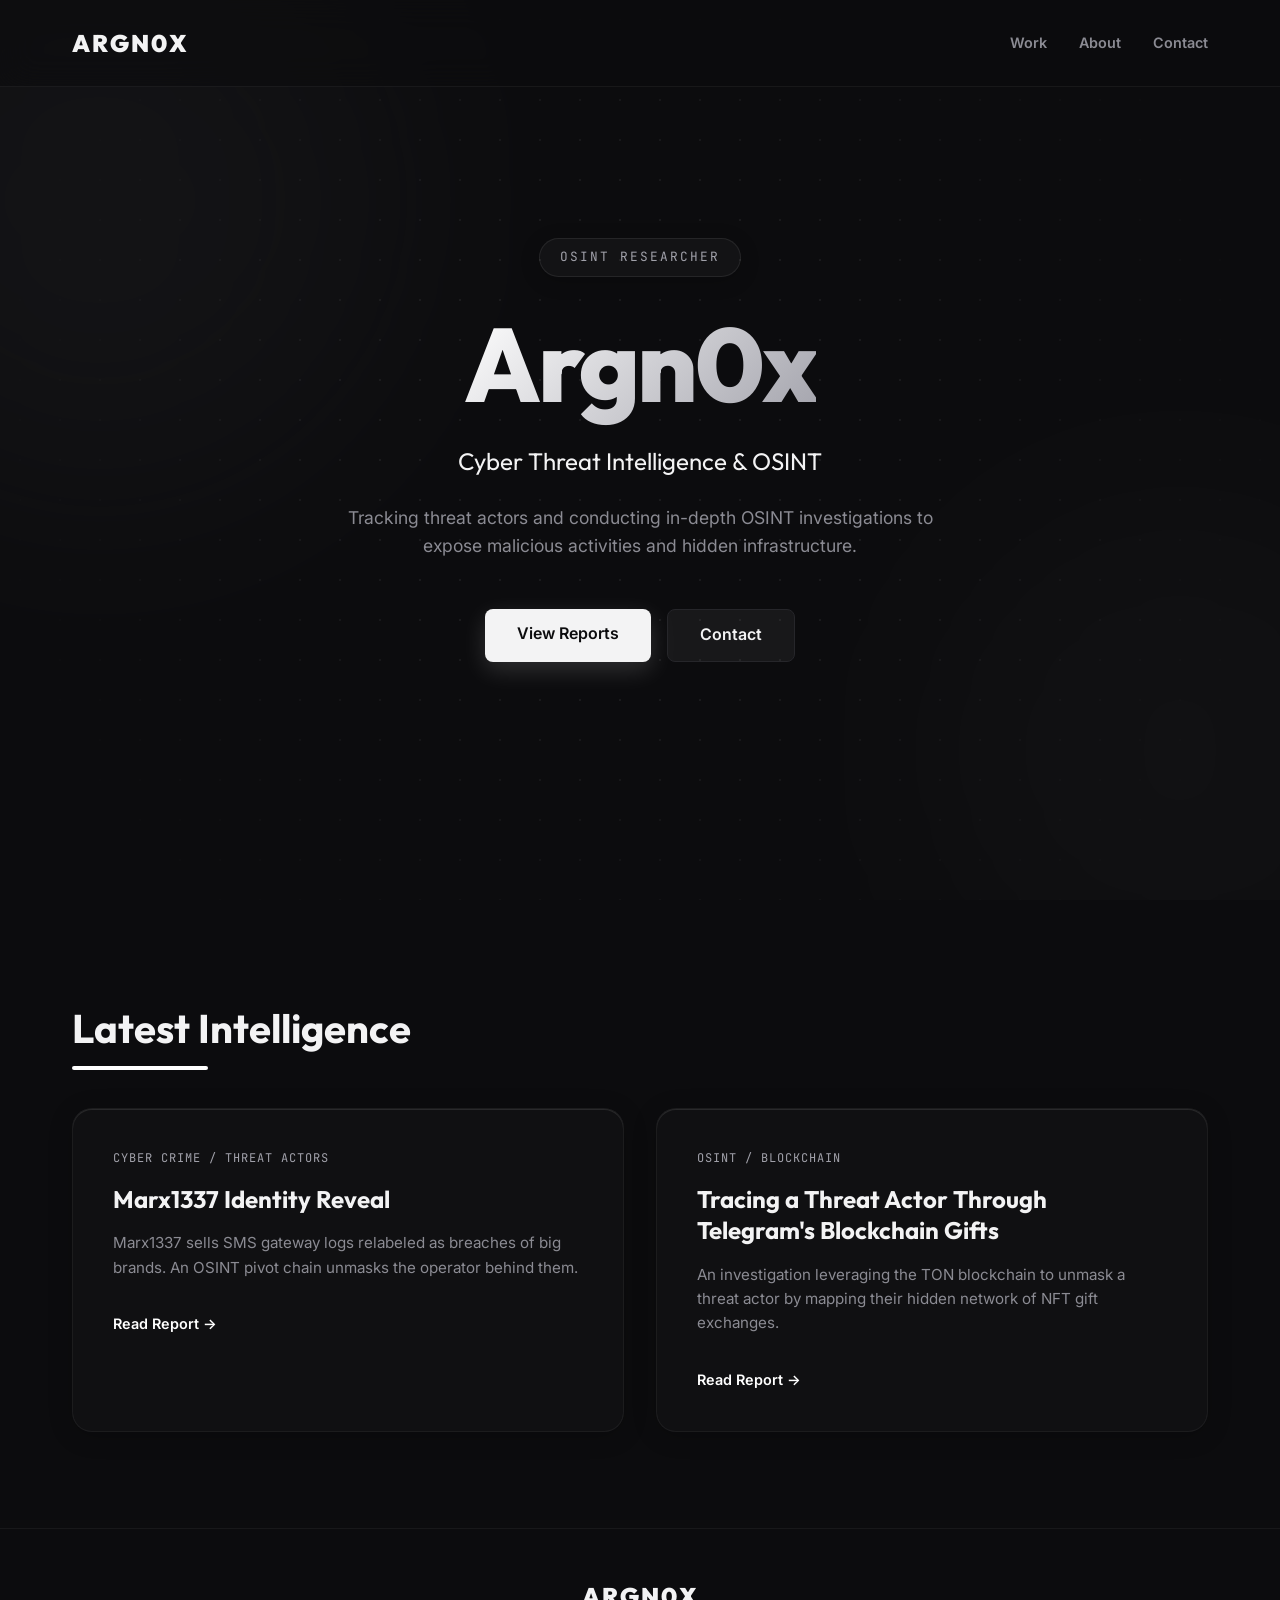
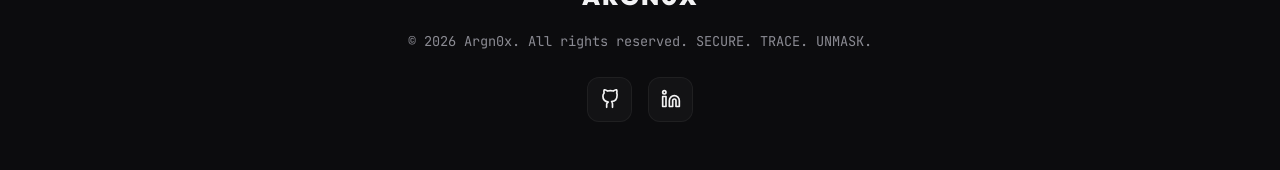
<file: index.html>
<!DOCTYPE html>
<html lang="en">
<head>
  <meta charset="UTF-8">
  <meta name="viewport" content="width=device-width, initial-scale=1.0">
  <title>Argn0x | Cyber Threat Intelligence & OSINT</title>
  
  <meta name="description" content="Portfolio of Argn0x, Cyber Threat Intelligence and OSINT Researcher.">
  
  <link rel="preconnect" href="https://fonts.googleapis.com">
  <link rel="preconnect" href="https://fonts.gstatic.com" crossorigin>
  <link href="https://fonts.googleapis.com/css2?family=Inter:wght@300;400;600;800&family=JetBrains+Mono:wght@400;700&family=Outfit:wght@400;700;900&display=swap" rel="stylesheet">
  
  <link rel="stylesheet" href="styles.css">
</head>
<body>
  
  <!-- Premium Ambient Background -->
  <div class="ambient-bg">
    <div class="glow-orb orb-1"></div>
    <div class="glow-orb orb-2"></div>
  </div>
  <div class="bg-grid"></div>
  
  <!-- Navigation -->
  <nav class="navbar">
    <div class="nav-container">
      <div class="logo">
        <span class="logo-text">Argn0x</span>
      </div>
      <ul class="nav-links">
        <li><a href="#work">Work</a></li>
        <li><a href="about.html">About</a></li>
        <li><a href="contact.html">Contact</a></li>
      </ul>
    </div>
  </nav>

  <!-- Hero Section -->
  <section class="hero" id="home">
    <div class="hero-content">
      <div class="badge">OSINT RESEARCHER</div>
      <h1 class="hero-title">
        <span class="gradient-text">Argn0x</span>
      </h1>
      <h2 class="hero-subtitle">Cyber Threat Intelligence & OSINT</h2>
      <p class="hero-description">
        Tracking threat actors and conducting in-depth OSINT investigations to expose malicious activities and hidden infrastructure.
      </p>
      <div class="hero-buttons">
        <a href="#work" class="btn btn-primary">View Reports</a>
        <a href="contact.html" class="btn btn-secondary">Contact</a>
      </div>
    </div>
  </section>

  <!-- Latest Work Section -->
  <section class="work" id="work">
    <div class="section-container">
      <h2 class="section-title">Latest Intelligence</h2>
      <div class="grid">
        
        <!-- Card 2 -->
        <a href="marx1337-sms-gateway-logs.html" class="card">
          <div class="card-glow"></div>
          <div class="card-content">
            <div class="card-tag">Cyber Crime / Threat Actors</div>
            <h3 class="card-title">Marx1337 Identity Reveal</h3>
            <p class="card-desc">Marx1337 sells SMS gateway logs relabeled as breaches of big brands. An OSINT pivot chain unmasks the operator behind them.</p>
            <span class="card-link">Read Report &rarr;</span>
          </div>
        </a>

        <!-- Card 1 -->
        <a href="tracing-a-threat-actor-through-telegrams-blockchain-gifts.html" class="card">
          <div class="card-glow"></div>
          <div class="card-content">
            <div class="card-tag">OSINT / Blockchain</div>
            <h3 class="card-title">Tracing a Threat Actor Through Telegram's Blockchain Gifts</h3>
            <p class="card-desc">An investigation leveraging the TON blockchain to unmask a threat actor by mapping their hidden network of NFT gift exchanges.</p>
            <span class="card-link">Read Report &rarr;</span>
          </div>
        </a>



      </div>
    </div>
  </section>



  <footer>
    <div class="footer-content">
      <div class="logo"><span class="logo-text">Argn0x</span></div>
      <p>&copy; 2026 Argn0x. All rights reserved. SECURE. TRACE. UNMASK.</p>
      <div class="social-links">
        <a href="https://github.com/argn0x" target="_blank" aria-label="GitHub">
          <svg xmlns="http://www.w3.org/2000/svg" width="24" height="24" viewBox="0 0 24 24" fill="none" stroke="currentColor" stroke-width="2" stroke-linecap="round" stroke-linejoin="round"><path d="M15 22v-4a4.8 4.8 0 0 0-1-3.02c3.14-.35 6.44-1.54 6.44-7A5.44 5.44 0 0 0 20 4.77 5.07 5.07 0 0 0 19.91 1S18.73.65 16 2.48a13.38 13.38 0 0 0-7 0C6.27.65 5.09 1 5.09 1A5.07 5.07 0 0 0 5 4.77a5.44 5.44 0 0 0-1.5 3.78c0 5.42 3.3 6.61 6.44 7A4.8 4.8 0 0 0 8 18v4"></path></svg>
        </a>
        <a href="https://www.linkedin.com/in/argn0x/" target="_blank" aria-label="LinkedIn">
          <svg xmlns="http://www.w3.org/2000/svg" width="24" height="24" viewBox="0 0 24 24" fill="none" stroke="currentColor" stroke-width="2" stroke-linecap="round" stroke-linejoin="round"><path d="M16 8a6 6 0 0 1 6 6v7h-4v-7a2 2 0 0 0-2-2 2 2 0 0 0-2 2v7h-4v-7a6 6 0 0 1 6-6z"></path><rect x="2" y="9" width="4" height="12"></rect><circle cx="4" cy="4" r="2"></circle></svg>
        </a>
      </div>
    </div>
  </footer>

  <script src="script.js"></script>
</body>
</html>
</file>
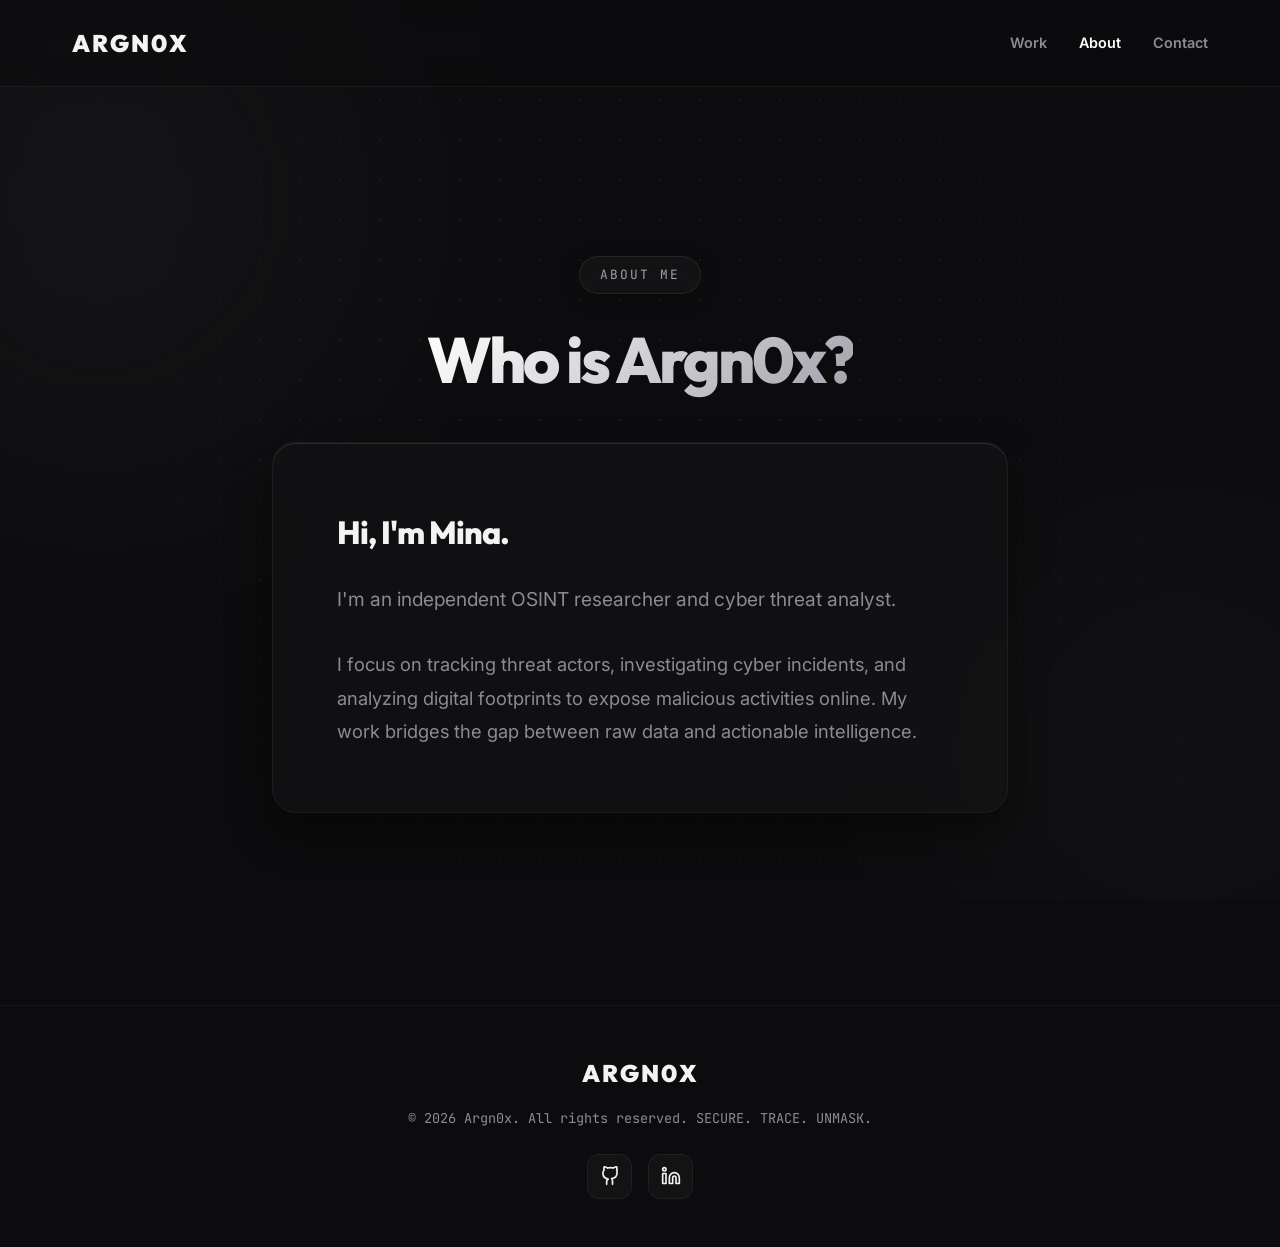
<file: about.html>
<!DOCTYPE html>
<html lang="en">
<head>
  <meta charset="UTF-8">
  <meta name="viewport" content="width=device-width, initial-scale=1.0">
  <title>About | Argn0x</title>
  
  <link rel="preconnect" href="https://fonts.googleapis.com">
  <link rel="preconnect" href="https://fonts.gstatic.com" crossorigin>
  <link href="https://fonts.googleapis.com/css2?family=Inter:wght@300;400;600;800&family=JetBrains+Mono:wght@400;700&family=Outfit:wght@400;700;900&display=swap" rel="stylesheet">
  
  <link rel="stylesheet" href="styles.css">
</head>
<body>
  <!-- Premium Ambient Background -->
  <div class="ambient-bg">
    <div class="glow-orb orb-1"></div>
    <div class="glow-orb orb-2"></div>
  </div>
  <div class="bg-grid"></div>
  
  <nav class="navbar">
    <div class="nav-container">
      <div class="logo"><a href="index.html" style="text-decoration:none;"><span class="logo-text">Argn0x</span></a></div>
      <ul class="nav-links">
        <li><a href="index.html#work">Work</a></li>
        <li><a href="about.html" style="color: var(--accent);">About</a></li>
        <li><a href="contact.html">Contact</a></li>
      </ul>
    </div>
  </nav>

  <section class="about-hero" style="padding: 160px 2rem 6rem; display: flex; justify-content: center;">
    <div class="section-container" style="max-width: 800px; width: 100%; text-align: center;">
      <div class="badge" style="margin-bottom: 2rem;">ABOUT ME</div>
      <h1 class="hero-title" style="font-size: 4rem; margin-bottom: 3rem;"><span class="gradient-text">Who is Argn0x?</span></h1>
      <div class="card" style="text-align: left; padding: 4rem; border-radius: 24px; box-shadow: 0 20px 40px rgba(0,0,0,0.4), inset 0 1px 0 rgba(255,255,255,0.1);">
        <h3 style="font-size: 2rem; margin-bottom: 1.5rem; color: var(--text); font-weight: 800; letter-spacing: -1px;">Hi, I'm Mina.</h3>
        <p style="font-size: 1.2rem; color: var(--text-muted); margin-bottom: 2rem; line-height: 1.8;">
          I'm an independent OSINT researcher and cyber threat analyst.
        </p>
        <p style="font-size: 1.15rem; color: var(--text-muted); line-height: 1.8;">
          I focus on tracking threat actors, investigating cyber incidents, and analyzing digital footprints to expose malicious activities online. My work bridges the gap between raw data and actionable intelligence.
        </p>
      </div>
    </div>
  </section>

  <footer>
    <div class="footer-content">
      <div class="logo"><span class="logo-text">Argn0x</span></div>
      <p>&copy; 2026 Argn0x. All rights reserved. SECURE. TRACE. UNMASK.</p>
      <div class="social-links">
        <a href="https://github.com/argn0x" target="_blank" aria-label="GitHub">
          <svg xmlns="http://www.w3.org/2000/svg" width="24" height="24" viewBox="0 0 24 24" fill="none" stroke="currentColor" stroke-width="2" stroke-linecap="round" stroke-linejoin="round"><path d="M15 22v-4a4.8 4.8 0 0 0-1-3.02c3.14-.35 6.44-1.54 6.44-7A5.44 5.44 0 0 0 20 4.77 5.07 5.07 0 0 0 19.91 1S18.73.65 16 2.48a13.38 13.38 0 0 0-7 0C6.27.65 5.09 1 5.09 1A5.07 5.07 0 0 0 5 4.77a5.44 5.44 0 0 0-1.5 3.78c0 5.42 3.3 6.61 6.44 7A4.8 4.8 0 0 0 8 18v4"></path></svg>
        </a>
        <a href="https://www.linkedin.com/in/argn0x/" target="_blank" aria-label="LinkedIn">
          <svg xmlns="http://www.w3.org/2000/svg" width="24" height="24" viewBox="0 0 24 24" fill="none" stroke="currentColor" stroke-width="2" stroke-linecap="round" stroke-linejoin="round"><path d="M16 8a6 6 0 0 1 6 6v7h-4v-7a2 2 0 0 0-2-2 2 2 0 0 0-2 2v7h-4v-7a6 6 0 0 1 6-6z"></path><rect x="2" y="9" width="4" height="12"></rect><circle cx="4" cy="4" r="2"></circle></svg>
        </a>
      </div>
    </div>
  </footer>
  <script src="script.js"></script>
</body>
</html>
</file>
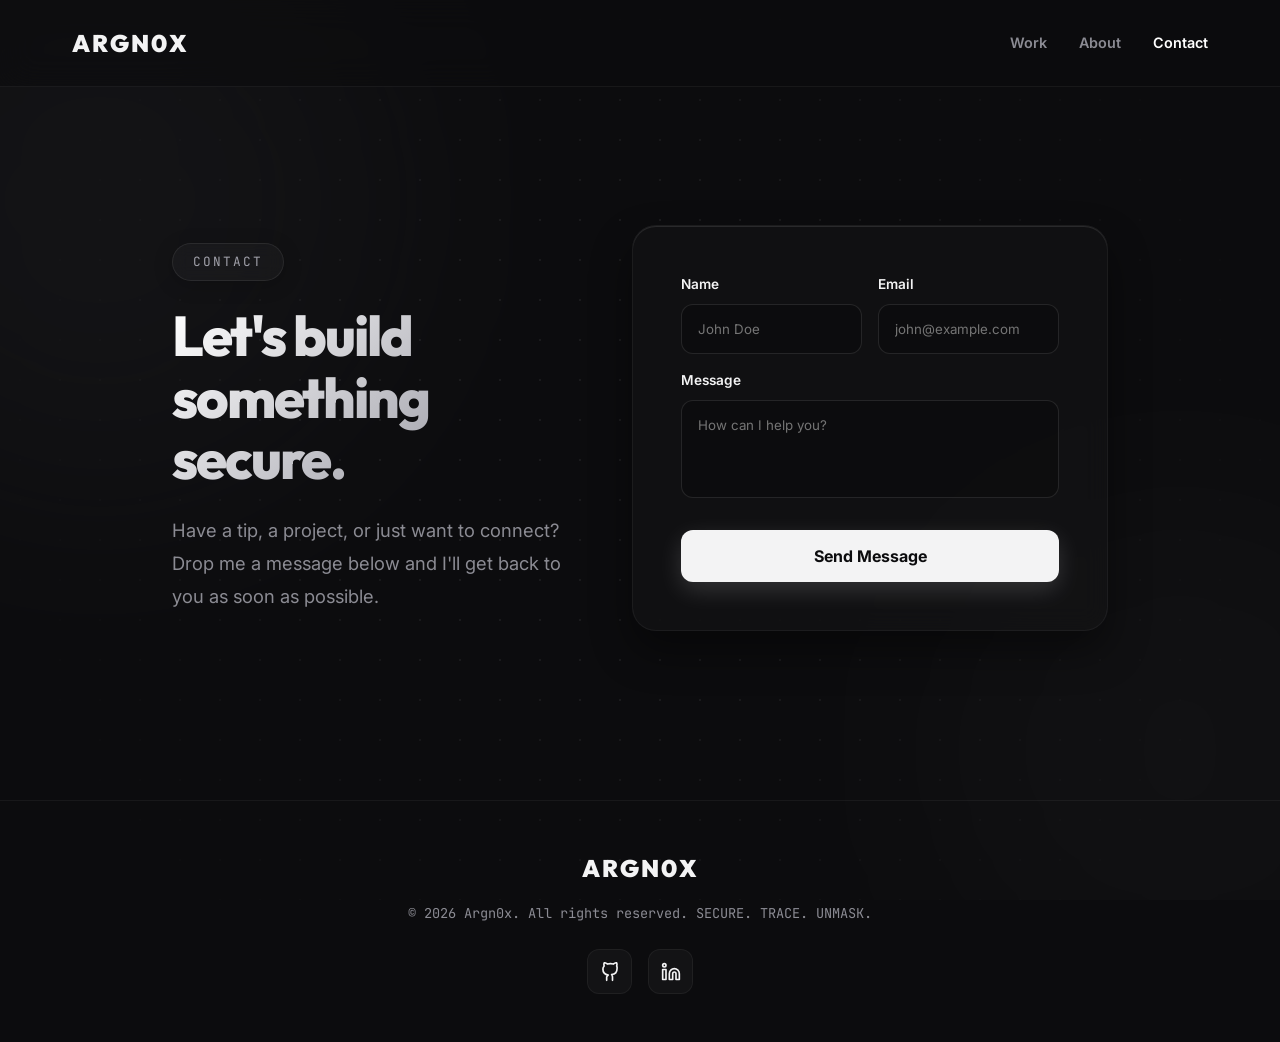
<file: contact.html>
<!DOCTYPE html>
<html lang="en">
<head>
  <meta charset="UTF-8">
  <meta name="viewport" content="width=device-width, initial-scale=1.0">
  <title>Contact | Argn0x</title>
  
  <link rel="preconnect" href="https://fonts.googleapis.com">
  <link rel="preconnect" href="https://fonts.gstatic.com" crossorigin>
  <link href="https://fonts.googleapis.com/css2?family=Inter:wght@300;400;600;800&family=JetBrains+Mono:wght@400;700&family=Outfit:wght@400;700;900&display=swap" rel="stylesheet">
  
  <link rel="stylesheet" href="styles.css">
</head>
<body>
  <!-- Premium Ambient Background -->
  <div class="ambient-bg">
    <div class="glow-orb orb-1"></div>
    <div class="glow-orb orb-2"></div>
  </div>
  <div class="bg-grid"></div>
  
  <nav class="navbar">
    <div class="nav-container">
      <div class="logo"><a href="index.html" style="text-decoration:none;"><span class="logo-text">Argn0x</span></a></div>
      <ul class="nav-links">
        <li><a href="index.html#work">Work</a></li>
        <li><a href="about.html">About</a></li>
        <li><a href="contact.html" style="color: var(--accent);">Contact</a></li>
      </ul>
    </div>
  </nav>

  <style>
    .contact-split {
      display: grid;
      grid-template-columns: 1fr 1.2fr;
      gap: 4rem;
      align-items: center;
    }
    .contact-row {
      display: grid;
      grid-template-columns: 1fr 1fr;
      gap: 1rem;
      margin-bottom: 1rem;
    }
    @media (max-width: 900px) {
      .contact-split {
        grid-template-columns: 1fr;
        gap: 2rem;
      }
      .contact-split .contact-text {
        text-align: center !important;
      }
      .contact-split .contact-text p {
        margin: 0 auto;
      }
      .contact-row {
        grid-template-columns: 1fr;
      }
    }
  </style>

  <section class="contact-hero" style="padding: 120px 2rem 4rem; display: flex; justify-content: center; min-height: calc(100vh - 100px); align-items: center;">
    <div class="section-container contact-split" style="max-width: 1000px; width: 100%;">
      
      <!-- Left side: Text -->
      <div class="contact-text" style="text-align: left;">
        <div class="badge" style="margin-bottom: 1.5rem;">CONTACT</div>
        <h1 class="hero-title" style="font-size: 3.5rem; margin-bottom: 1.5rem; line-height: 1.1; letter-spacing: -2px;"><span class="gradient-text">Let's build<br>something<br>secure.</span></h1>
        <p style="font-size: 1.15rem; color: var(--text-muted); line-height: 1.8; max-width: 400px;">
          Have a tip, a project, or just want to connect? Drop me a message below and I'll get back to you as soon as possible.
        </p>
      </div>

      <!-- Right side: Form -->
      <div class="card" style="padding: 3rem; border-radius: 24px; box-shadow: 0 20px 40px rgba(0,0,0,0.4), inset 0 1px 0 rgba(255,255,255,0.1);">
        <form action="https://formspree.io/f/xaqrngaq" method="POST" class="contact-form">
          <div class="contact-row">
            <div class="input-group" style="margin-bottom: 0;">
              <label for="name" style="color: var(--text); font-size: 0.85rem; font-weight: 600; margin-bottom: 0.5rem; display: block;">Name</label>
              <input type="text" id="name" name="name" placeholder="John Doe" required style="width: 100%; padding: 1rem; background: rgba(0,0,0,0.2); border: 1px solid rgba(255,255,255,0.1); border-radius: 12px; color: var(--text); font-family: 'Inter', sans-serif; transition: all 0.3s; outline: none;" onfocus="this.style.borderColor='var(--text)'" onblur="this.style.borderColor='rgba(255,255,255,0.1)'">
            </div>
            <div class="input-group" style="margin-bottom: 0;">
              <label for="email" style="color: var(--text); font-size: 0.85rem; font-weight: 600; margin-bottom: 0.5rem; display: block;">Email</label>
              <input type="email" id="email" name="email" placeholder="john@example.com" required style="width: 100%; padding: 1rem; background: rgba(0,0,0,0.2); border: 1px solid rgba(255,255,255,0.1); border-radius: 12px; color: var(--text); font-family: 'Inter', sans-serif; transition: all 0.3s; outline: none;" onfocus="this.style.borderColor='var(--text)'" onblur="this.style.borderColor='rgba(255,255,255,0.1)'">
            </div>
          </div>
          <div class="input-group" style="margin-bottom: 1.5rem;">
            <label for="message" style="color: var(--text); font-size: 0.85rem; font-weight: 600; margin-bottom: 0.5rem; display: block;">Message</label>
            <textarea id="message" name="message" rows="4" placeholder="How can I help you?" required style="width: 100%; padding: 1rem; background: rgba(0,0,0,0.2); border: 1px solid rgba(255,255,255,0.1); border-radius: 12px; color: var(--text); font-family: 'Inter', sans-serif; transition: all 0.3s; outline: none; resize: none;" onfocus="this.style.borderColor='var(--text)'" onblur="this.style.borderColor='rgba(255,255,255,0.1)'"></textarea>
          </div>
          <button class="btn btn-primary w-100" type="submit" style="padding: 1rem; border-radius: 12px; font-size: 1rem; font-weight: 700; width: 100%;">Send Message</button>
        </form>
      </div>
    </div>
  </section>

  <footer>
    <div class="footer-content">
      <div class="logo"><span class="logo-text">Argn0x</span></div>
      <p>&copy; 2026 Argn0x. All rights reserved. SECURE. TRACE. UNMASK.</p>
      <div class="social-links">
        <a href="https://github.com/argn0x" target="_blank" aria-label="GitHub">
          <svg xmlns="http://www.w3.org/2000/svg" width="24" height="24" viewBox="0 0 24 24" fill="none" stroke="currentColor" stroke-width="2" stroke-linecap="round" stroke-linejoin="round"><path d="M15 22v-4a4.8 4.8 0 0 0-1-3.02c3.14-.35 6.44-1.54 6.44-7A5.44 5.44 0 0 0 20 4.77 5.07 5.07 0 0 0 19.91 1S18.73.65 16 2.48a13.38 13.38 0 0 0-7 0C6.27.65 5.09 1 5.09 1A5.07 5.07 0 0 0 5 4.77a5.44 5.44 0 0 0-1.5 3.78c0 5.42 3.3 6.61 6.44 7A4.8 4.8 0 0 0 8 18v4"></path></svg>
        </a>
        <a href="https://www.linkedin.com/in/argn0x/" target="_blank" aria-label="LinkedIn">
          <svg xmlns="http://www.w3.org/2000/svg" width="24" height="24" viewBox="0 0 24 24" fill="none" stroke="currentColor" stroke-width="2" stroke-linecap="round" stroke-linejoin="round"><path d="M16 8a6 6 0 0 1 6 6v7h-4v-7a2 2 0 0 0-2-2 2 2 0 0 0-2 2v7h-4v-7a6 6 0 0 1 6-6z"></path><rect x="2" y="9" width="4" height="12"></rect><circle cx="4" cy="4" r="2"></circle></svg>
        </a>
      </div>
    </div>
  </footer>

  <script src="script.js"></script>
</body>
</html>
</file>
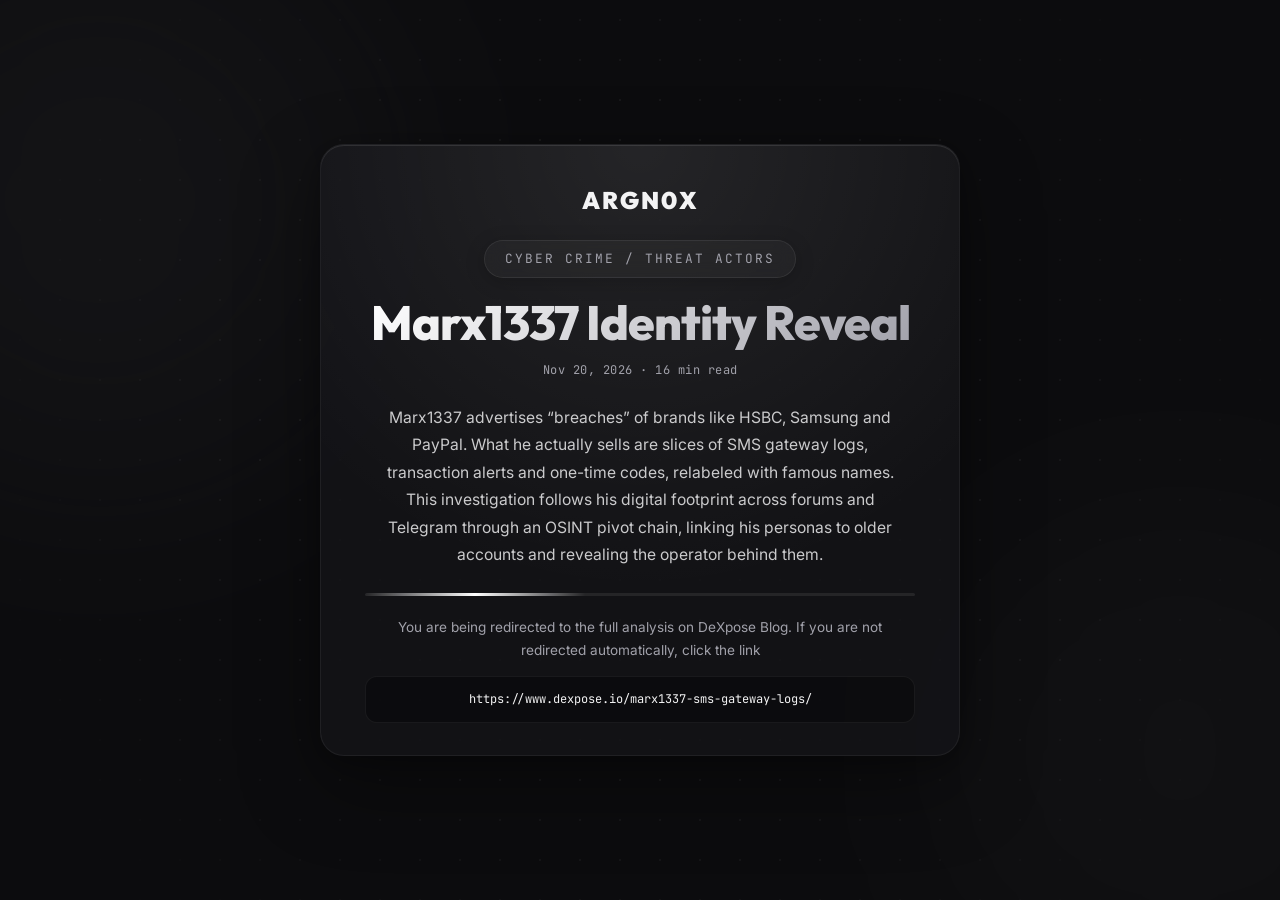
<file: marx1337-sms-gateway-logs.html>
<!DOCTYPE html>
<html lang="en">
<head>
  <meta charset="UTF-8">
  <meta name="viewport" content="width=device-width, initial-scale=1.0">
  <title>Marx1337 Identity Reveal | Argn0x</title>

  <meta name="description" content="Marx1337 sells SMS gateway logs relabeled as breaches of big brands. DeXpose follows the OSINT trail to the operator behind them.">
  <meta property="og:type" content="article">
  <meta property="og:title" content="Marx1337 Identity Reveal | Argn0x">
  <meta property="og:description" content="Marx1337 sells SMS gateway logs relabeled as breaches of big brands. DeXpose follows the OSINT trail to the operator behind them.">
  <meta name="twitter:card" content="summary">

  <link rel="preconnect" href="https://fonts.googleapis.com">
  <link rel="preconnect" href="https://fonts.gstatic.com" crossorigin>
  <link href="https://fonts.googleapis.com/css2?family=Inter:wght@300;400;600;800&family=JetBrains+Mono:wght@400;700&family=Outfit:wght@400;700;900&display=swap" rel="stylesheet">

  <link rel="stylesheet" href="styles.css">

  <!-- Fallback for visitors with JavaScript disabled -->
  <noscript><meta http-equiv="refresh" content="3;url=https://www.dexpose.io/marx1337-sms-gateway-logs/"></noscript>

  <style>
    .redirect {
      min-height: 100vh;
      display: flex;
      align-items: center;
      justify-content: center;
      padding: 2rem 1.25rem;
    }

    .redirect-card {
      position: relative;
      width: 100%;
      max-width: 640px;
      padding: 2.25rem 2.75rem 2rem;
      text-align: center;
      background: rgba(20, 20, 23, 0.88);
      border: 1px solid rgba(255, 255, 255, 0.06);
      border-radius: 24px;
      overflow: hidden;
      box-shadow: 0 4px 24px rgba(0, 0, 0, 0.25), 0 30px 80px rgba(0, 0, 0, 0.35), inset 0 1px 0 rgba(255, 255, 255, 0.1);
      animation: fadeUp 0.9s cubic-bezier(0.16, 1, 0.3, 1) backwards;
    }

    .redirect-card::before {
      content: '';
      position: absolute;
      inset: 0;
      background: radial-gradient(circle at 50% 0%, rgba(255, 255, 255, 0.08), transparent 65%);
      pointer-events: none;
    }

    .redirect-card > * {
      position: relative;
    }

    .redirect-card .badge {
      margin: 1.25rem 0 1.1rem;
    }

    .redirect-title {
      font-size: clamp(2rem, 7vw, 3rem);
      line-height: 1.1;
      letter-spacing: -1px;
      font-weight: 800;
      margin-bottom: 0.75rem;
    }

    .redirect-meta {
      font-family: 'JetBrains Mono', monospace;
      font-size: 0.75rem;
      color: var(--accent-2);
      letter-spacing: 0.5px;
      margin-bottom: 1.5rem;
    }

    .redirect-blurb {
      max-width: 540px;
      margin: 0 auto;
      font-size: 0.98rem;
      line-height: 1.75;
      color: rgba(243, 243, 244, 0.82);
    }

    .loader {
      position: relative;
      height: 3px;
      margin: 1.5rem 0 1.25rem;
      background: rgba(255, 255, 255, 0.08);
      border-radius: 3px;
      overflow: hidden;
    }

    .loader::after {
      content: '';
      position: absolute;
      inset: 0;
      width: 40%;
      background: linear-gradient(90deg, transparent, #ffffff, transparent);
      animation: slide 1.4s cubic-bezier(0.4, 0, 0.2, 1) infinite;
    }

    .notice {
      font-size: 0.85rem;
      line-height: 1.7;
      color: var(--accent-2);
    }

    .notice-link {
      display: block;
      margin: 0.9rem auto 0;
      padding: 0.75rem 1rem;
      font-family: 'JetBrains Mono', monospace;
      font-size: 0.75rem;
      color: var(--text);
      text-decoration: none;
      word-break: break-all;
      background: rgba(0, 0, 0, 0.35);
      border: 1px solid rgba(255, 255, 255, 0.06);
      border-radius: 12px;
      transition: all 0.3s ease;
    }

    .notice-link:hover {
      background: rgba(255, 255, 255, 0.06);
      border-color: rgba(255, 255, 255, 0.15);
    }

    @keyframes slide {
      from { transform: translateX(-100%); }
      to   { transform: translateX(250%); }
    }

    @media (max-width: 600px) {
      .redirect { padding: 1rem; }
      .redirect-card { padding: 1.75rem 1.25rem 1.5rem; }
      .redirect-card .badge {
        margin: 1rem 0;
        padding: 0.4rem 0.9rem;
        font-size: 0.65rem;
        letter-spacing: 1px;
        white-space: nowrap;
      }
      .redirect-meta { margin-bottom: 1.1rem; }
      .redirect-blurb { font-size: 0.9rem; line-height: 1.65; }
      .loader { margin: 1.25rem 0 1rem; }
      .notice { font-size: 0.8rem; line-height: 1.6; }
      .notice-link { padding: 0.6rem 0.75rem; font-size: 0.7rem; }
    }

    @media (prefers-reduced-motion: reduce) {
      .glow-orb, .loader::after, .redirect-card { animation: none; }
    }
  </style>
</head>
<body>

  <!-- Ambient Background -->
  <div class="ambient-bg">
    <div class="glow-orb orb-1"></div>
    <div class="glow-orb orb-2"></div>
  </div>
  <div class="bg-grid"></div>

  <main class="redirect">
    <div class="redirect-card">
      <div class="logo"><span class="logo-text">Argn0x</span></div>

      <div class="badge">CYBER CRIME / THREAT ACTORS</div>

      <h1 class="redirect-title"><span class="gradient-text">Marx1337 Identity Reveal</span></h1>
      <div class="redirect-meta">Nov 20, 2026 &middot; 16 min read</div>

      <p class="redirect-blurb">
        Marx1337 advertises &ldquo;breaches&rdquo; of brands like HSBC, Samsung and PayPal. What he actually sells are slices of SMS gateway logs, transaction alerts and one-time codes, relabeled with famous names. This investigation follows his digital footprint across forums and Telegram through an OSINT pivot chain, linking his personas to older accounts and revealing the operator behind them.
      </p>

      <div class="loader" aria-hidden="true"></div>

      <p class="notice">
        You are being redirected to the full analysis on DeXpose Blog. If you are not redirected automatically, click the link
        <a class="notice-link" id="go" href="https://www.dexpose.io/marx1337-sms-gateway-logs/">https://www.dexpose.io/marx1337-sms-gateway-logs/</a>
      </p>
    </div>
  </main>

  <script>
    // replace() keeps this page out of history so Back never loops
    setTimeout(function () {
      window.location.replace(document.getElementById('go').href);
    }, 3000);
  </script>
</body>
</html>
</file>
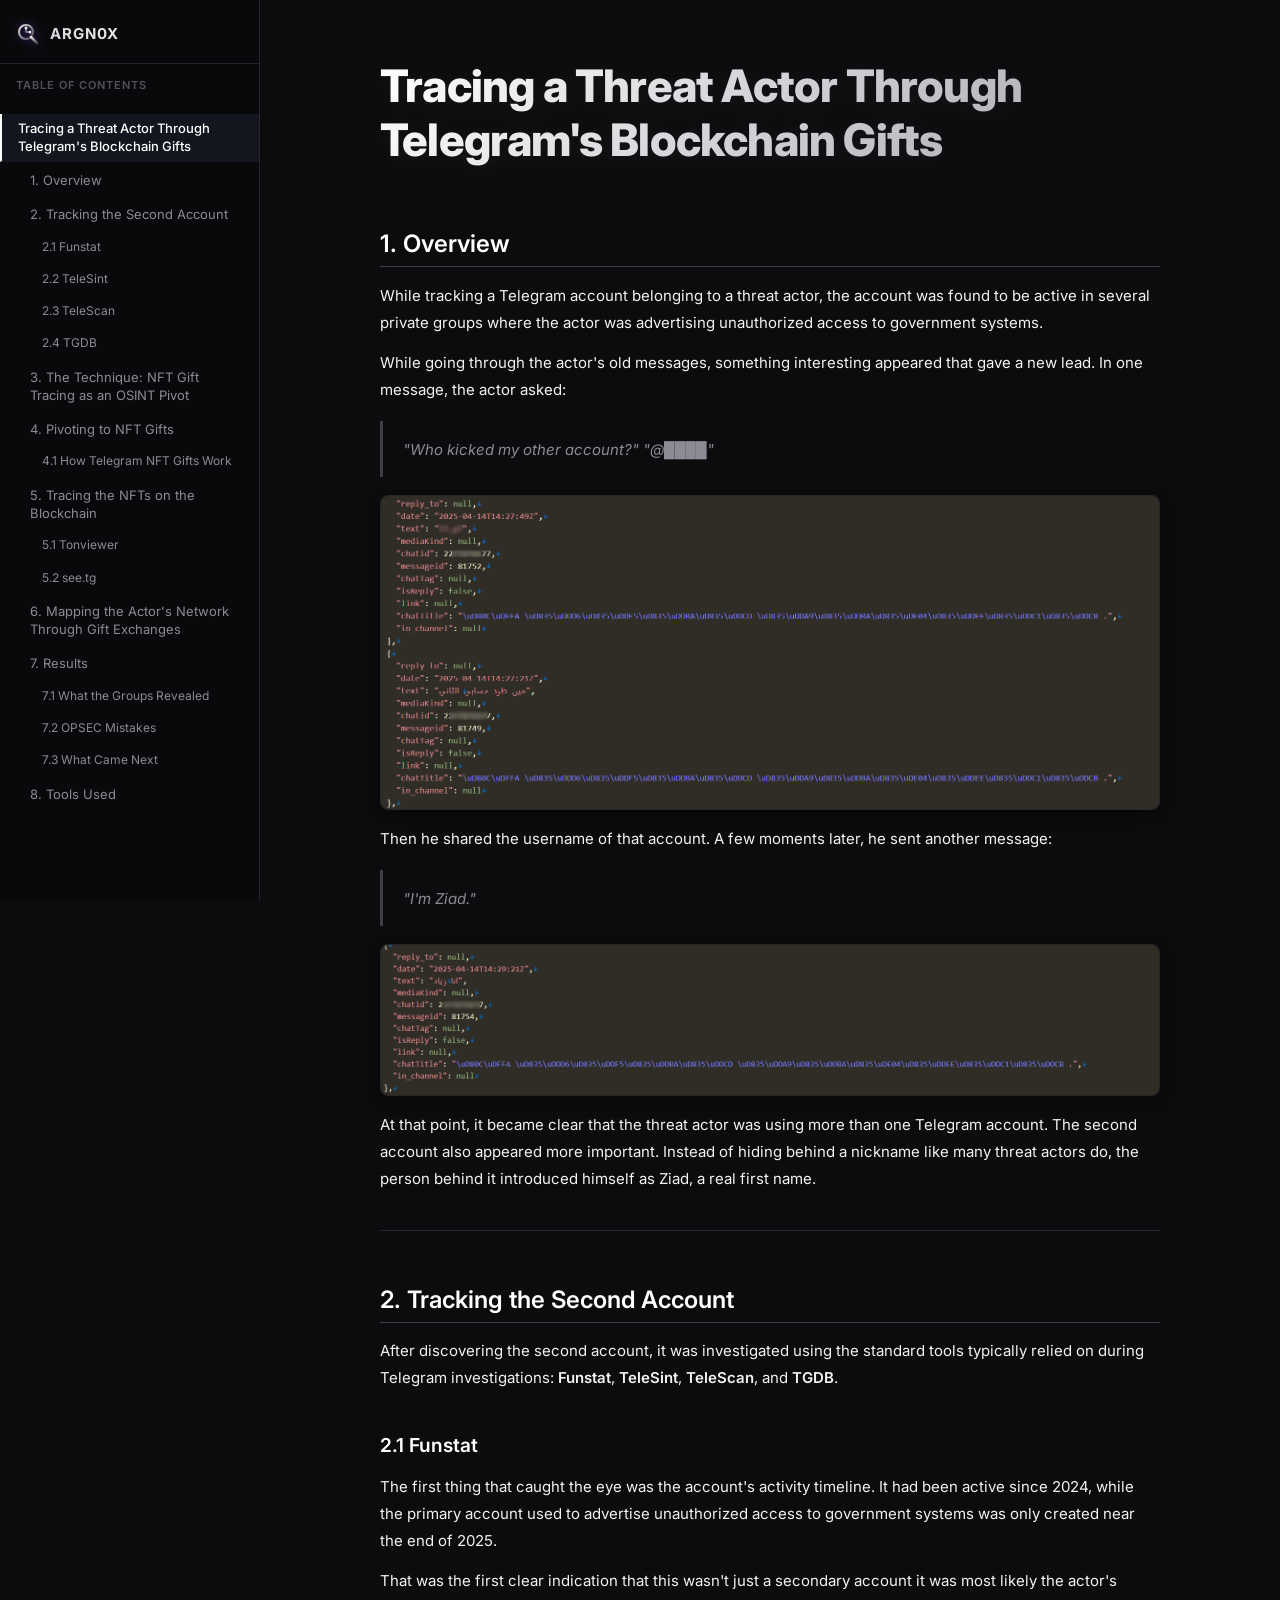
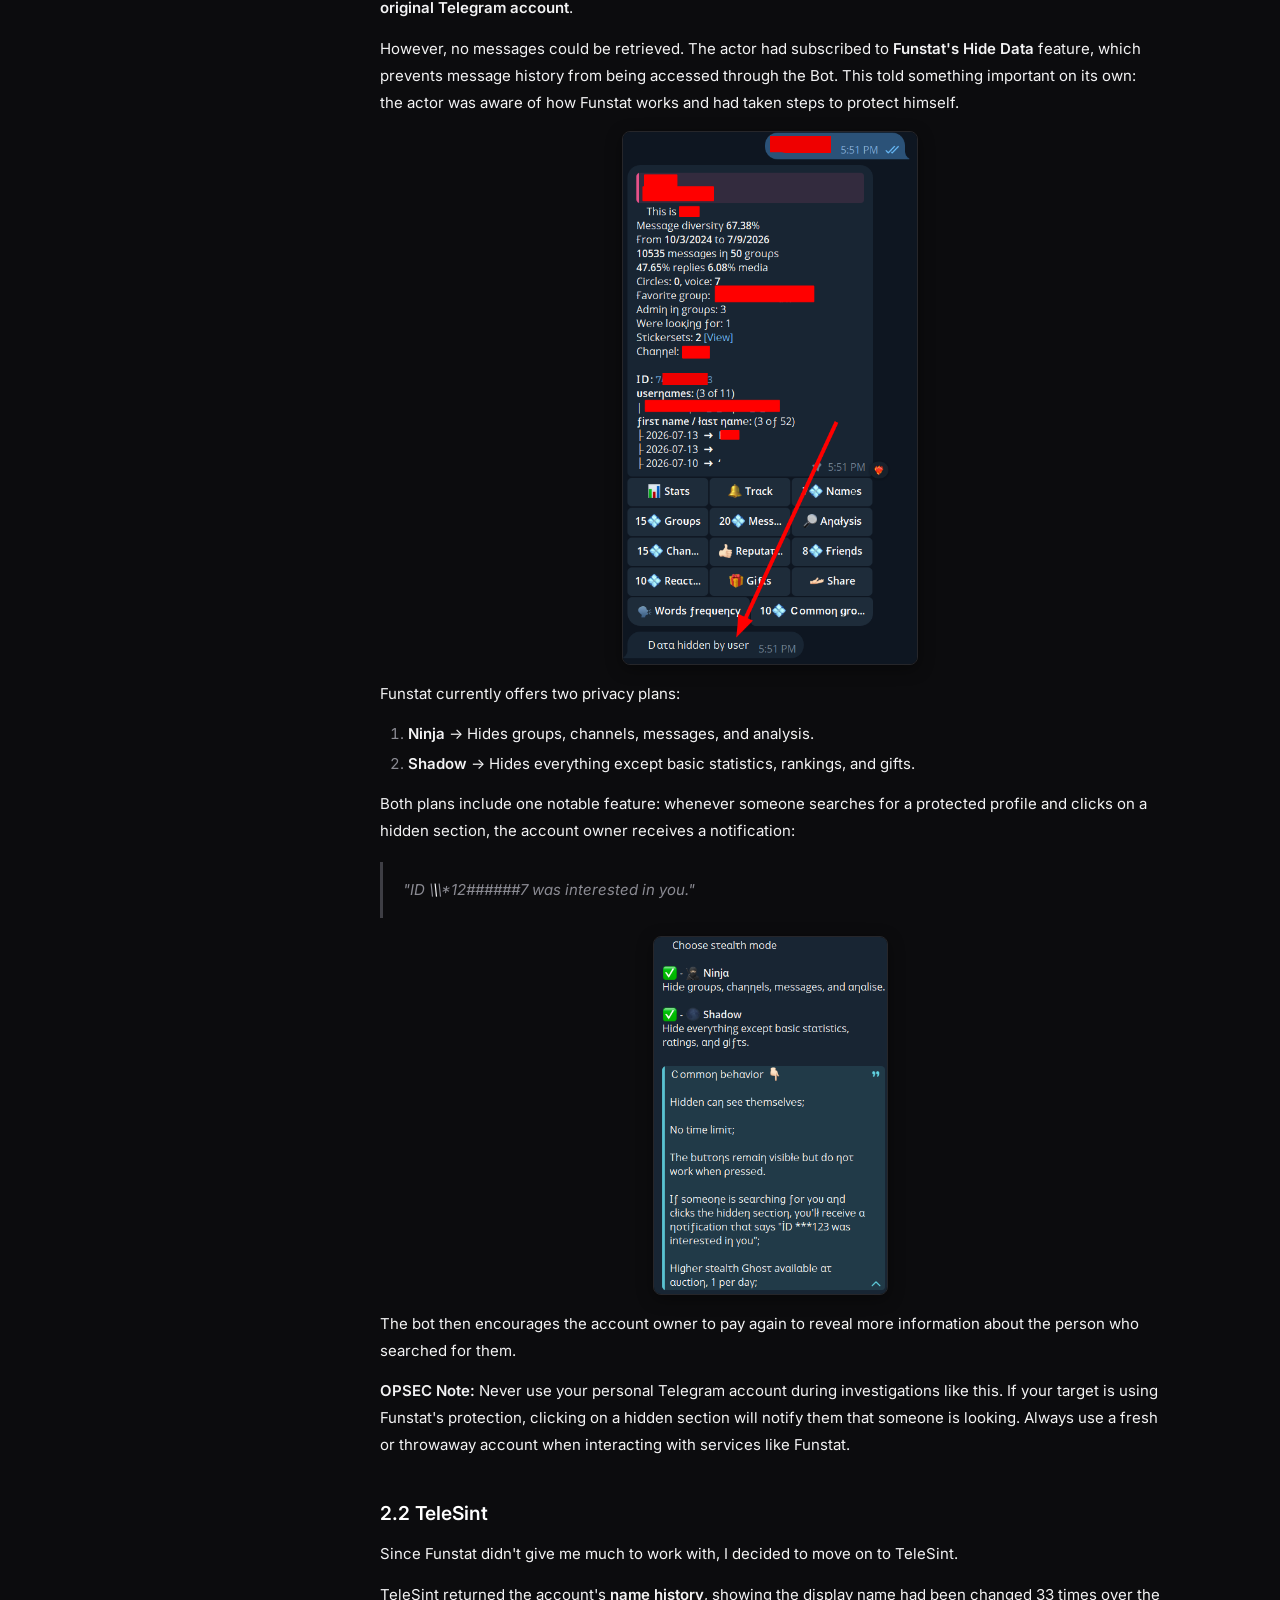
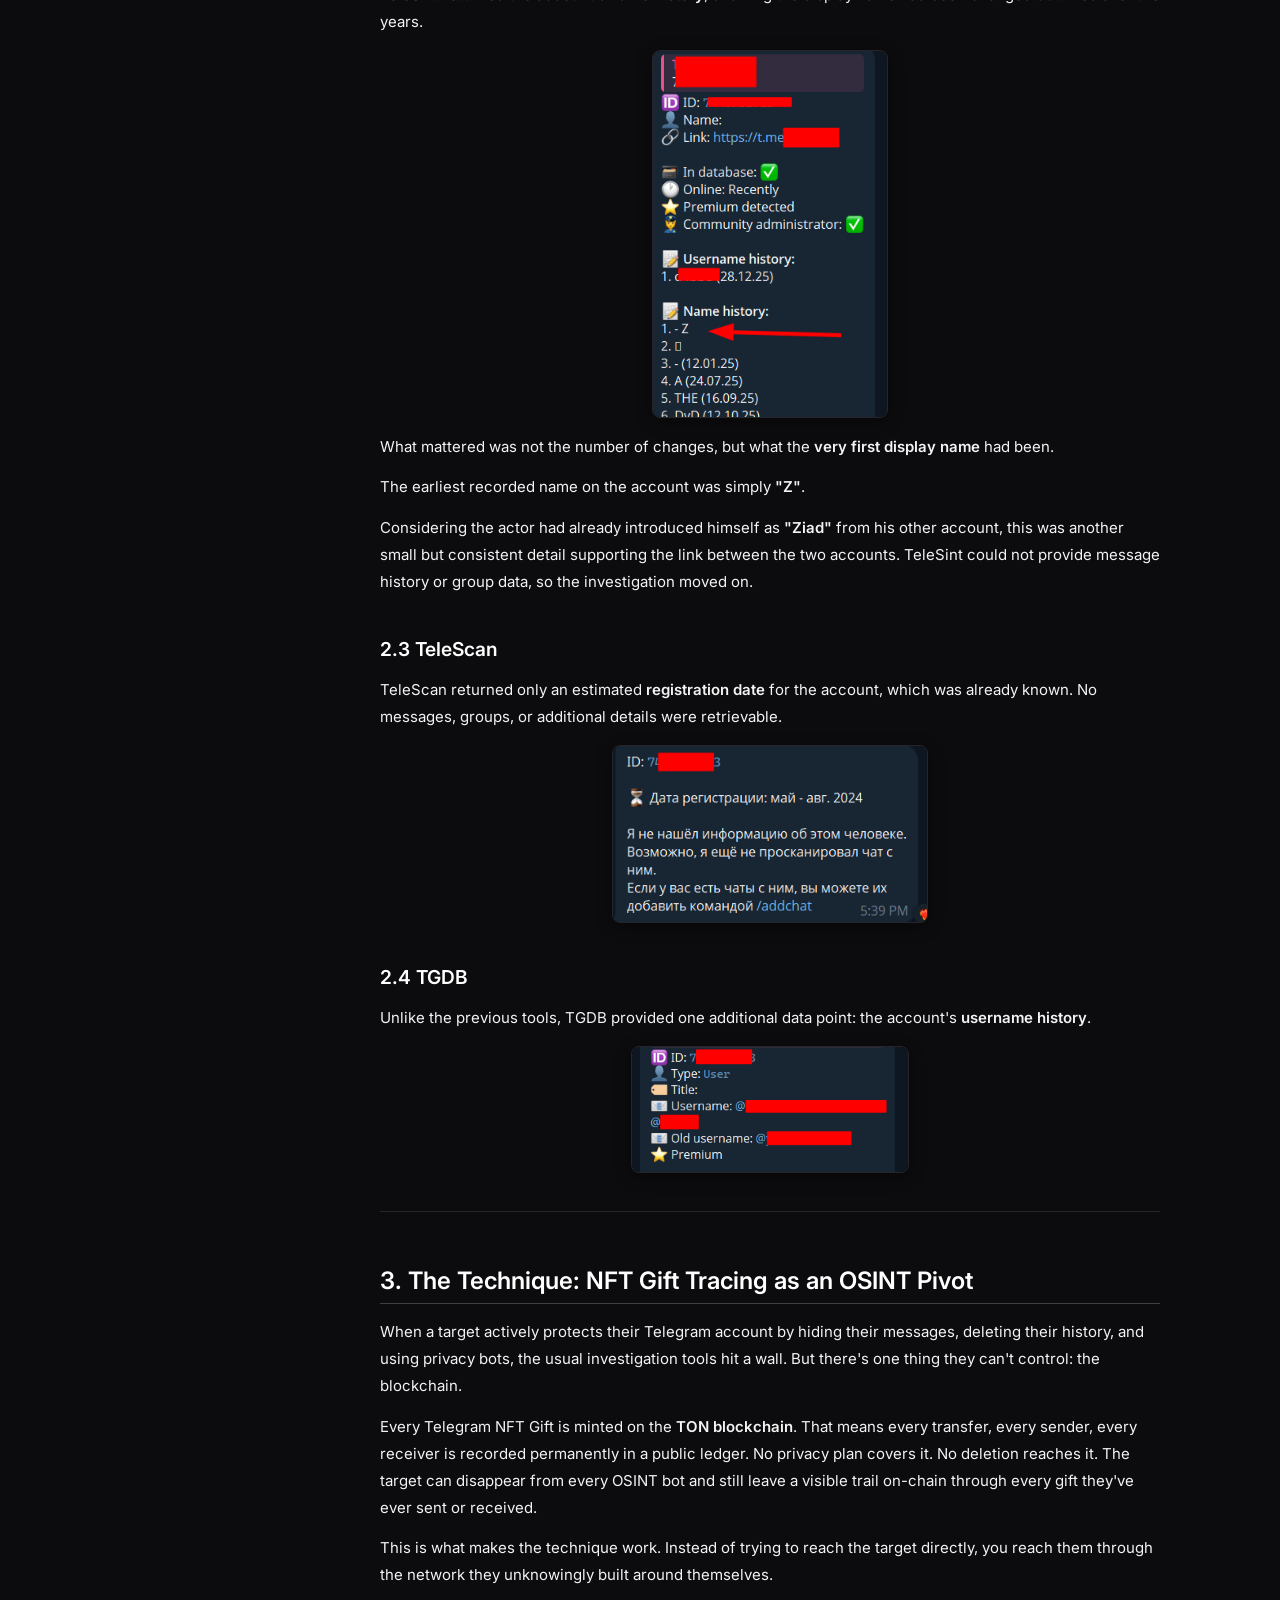
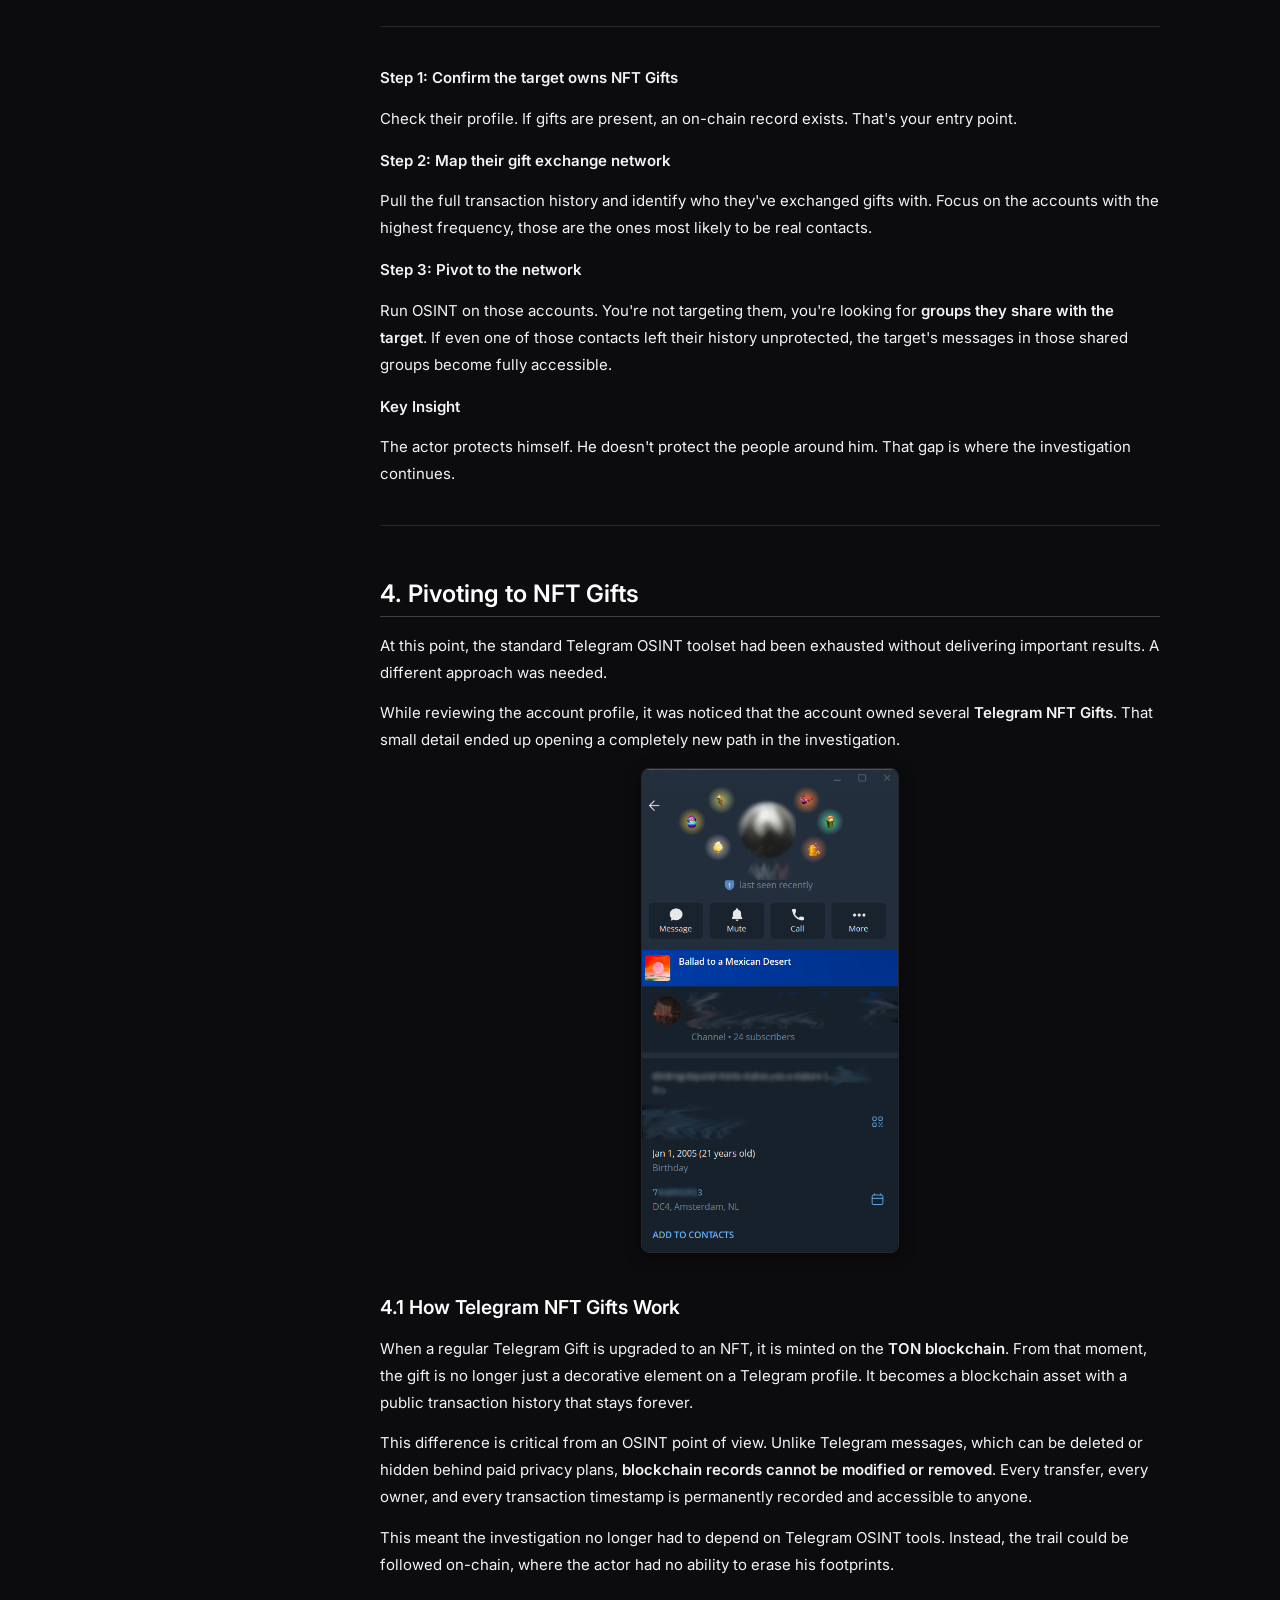
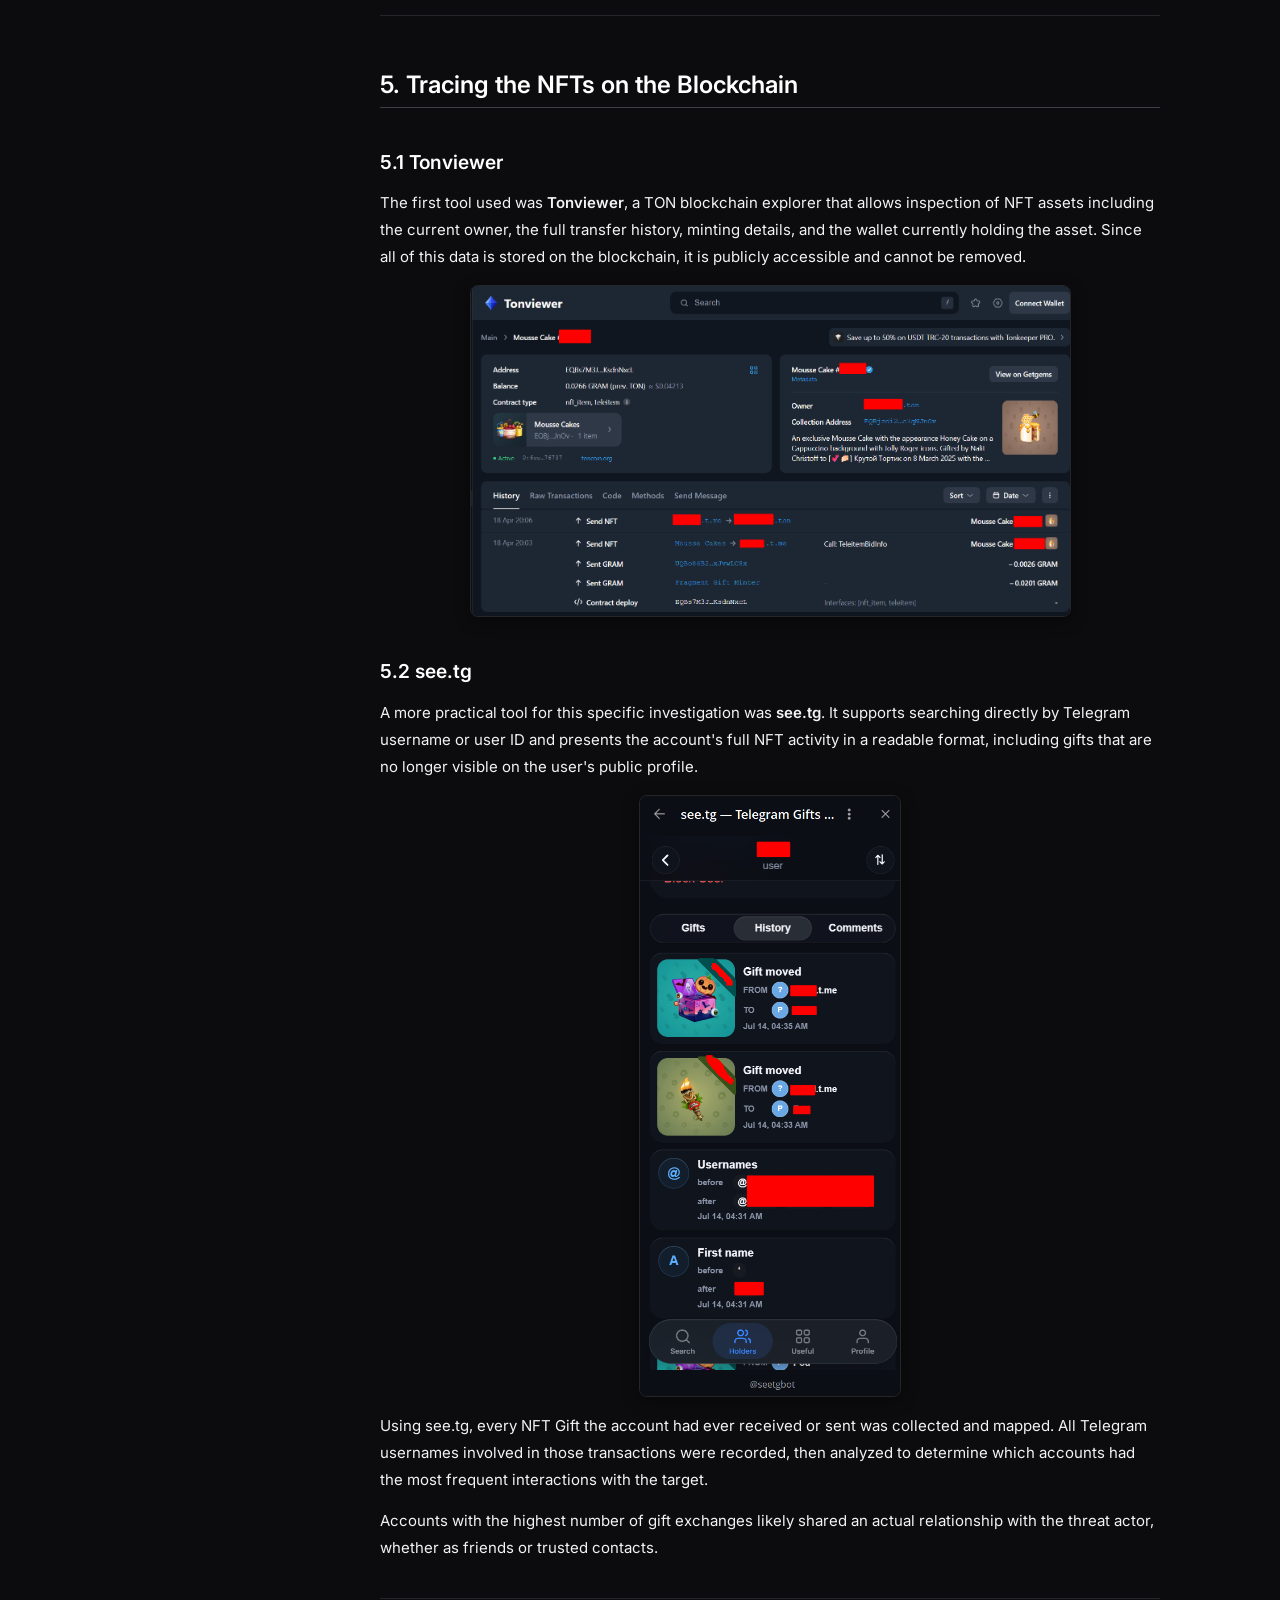
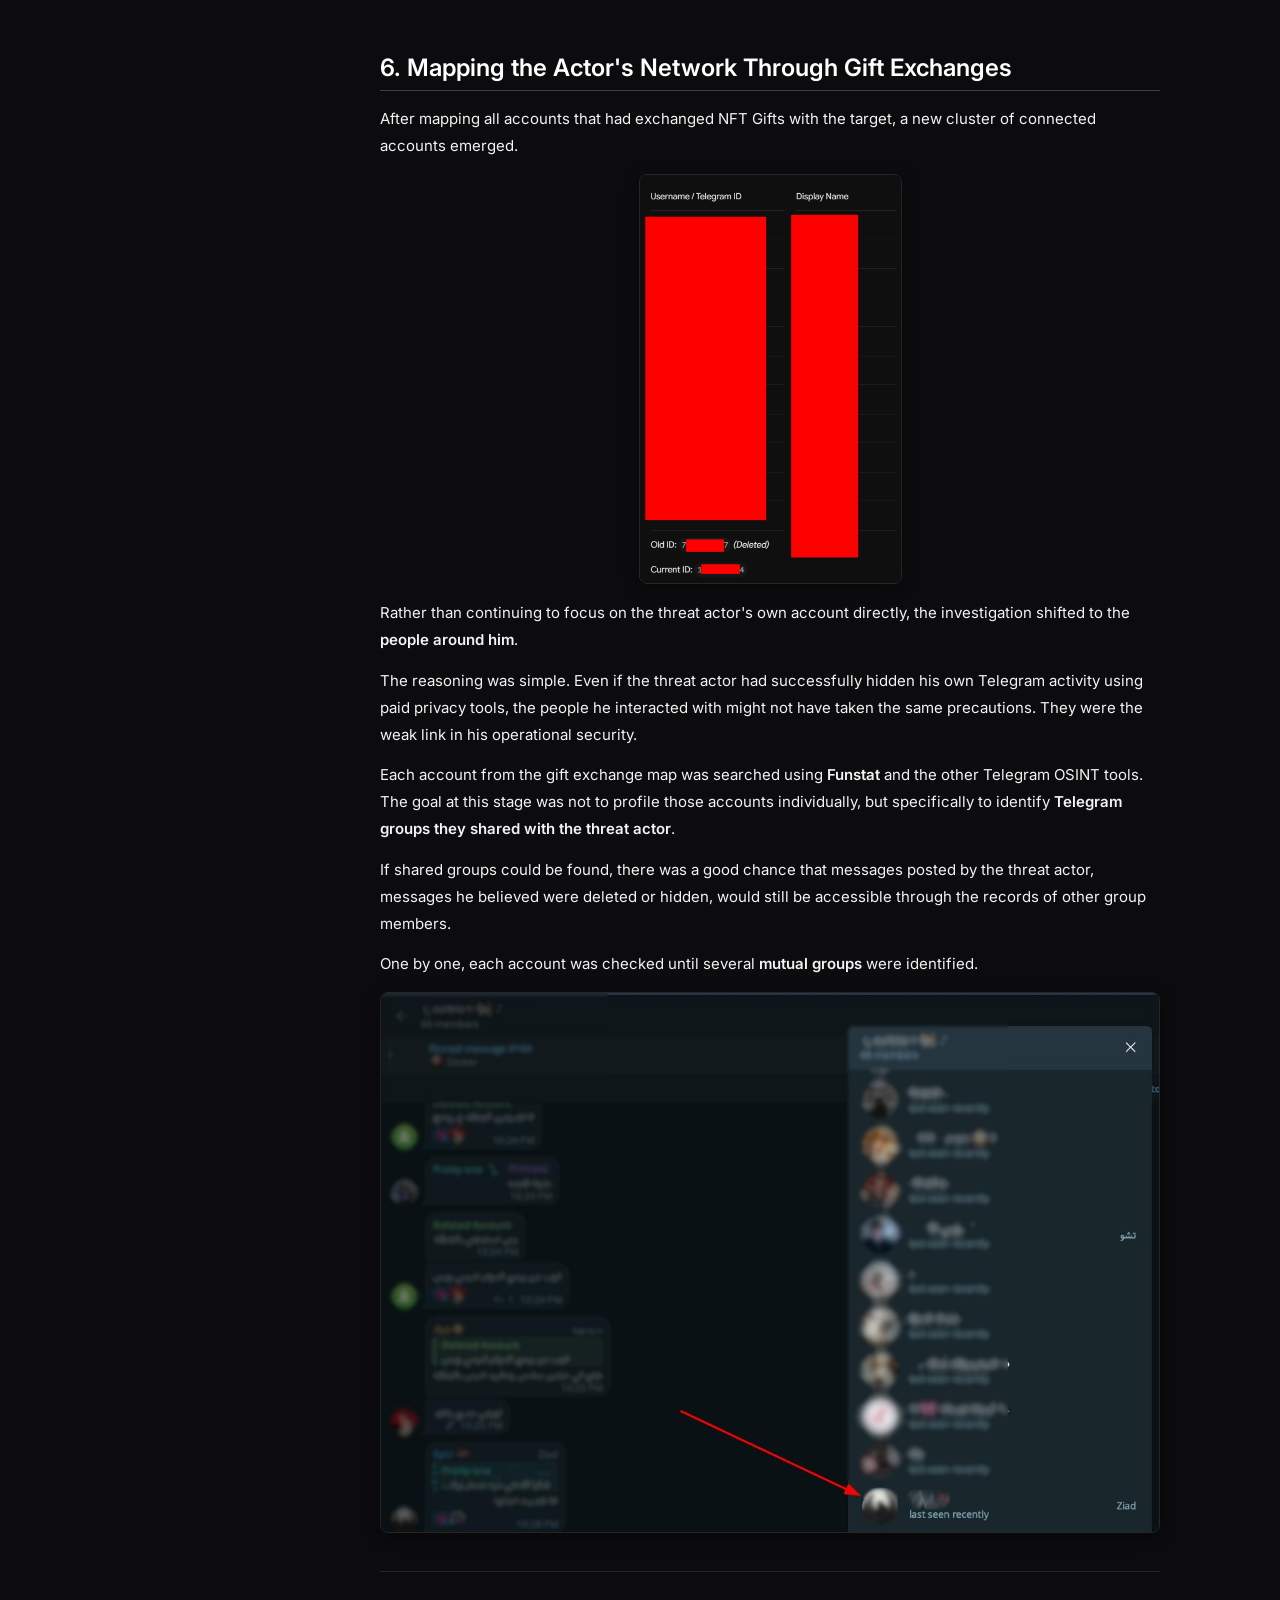
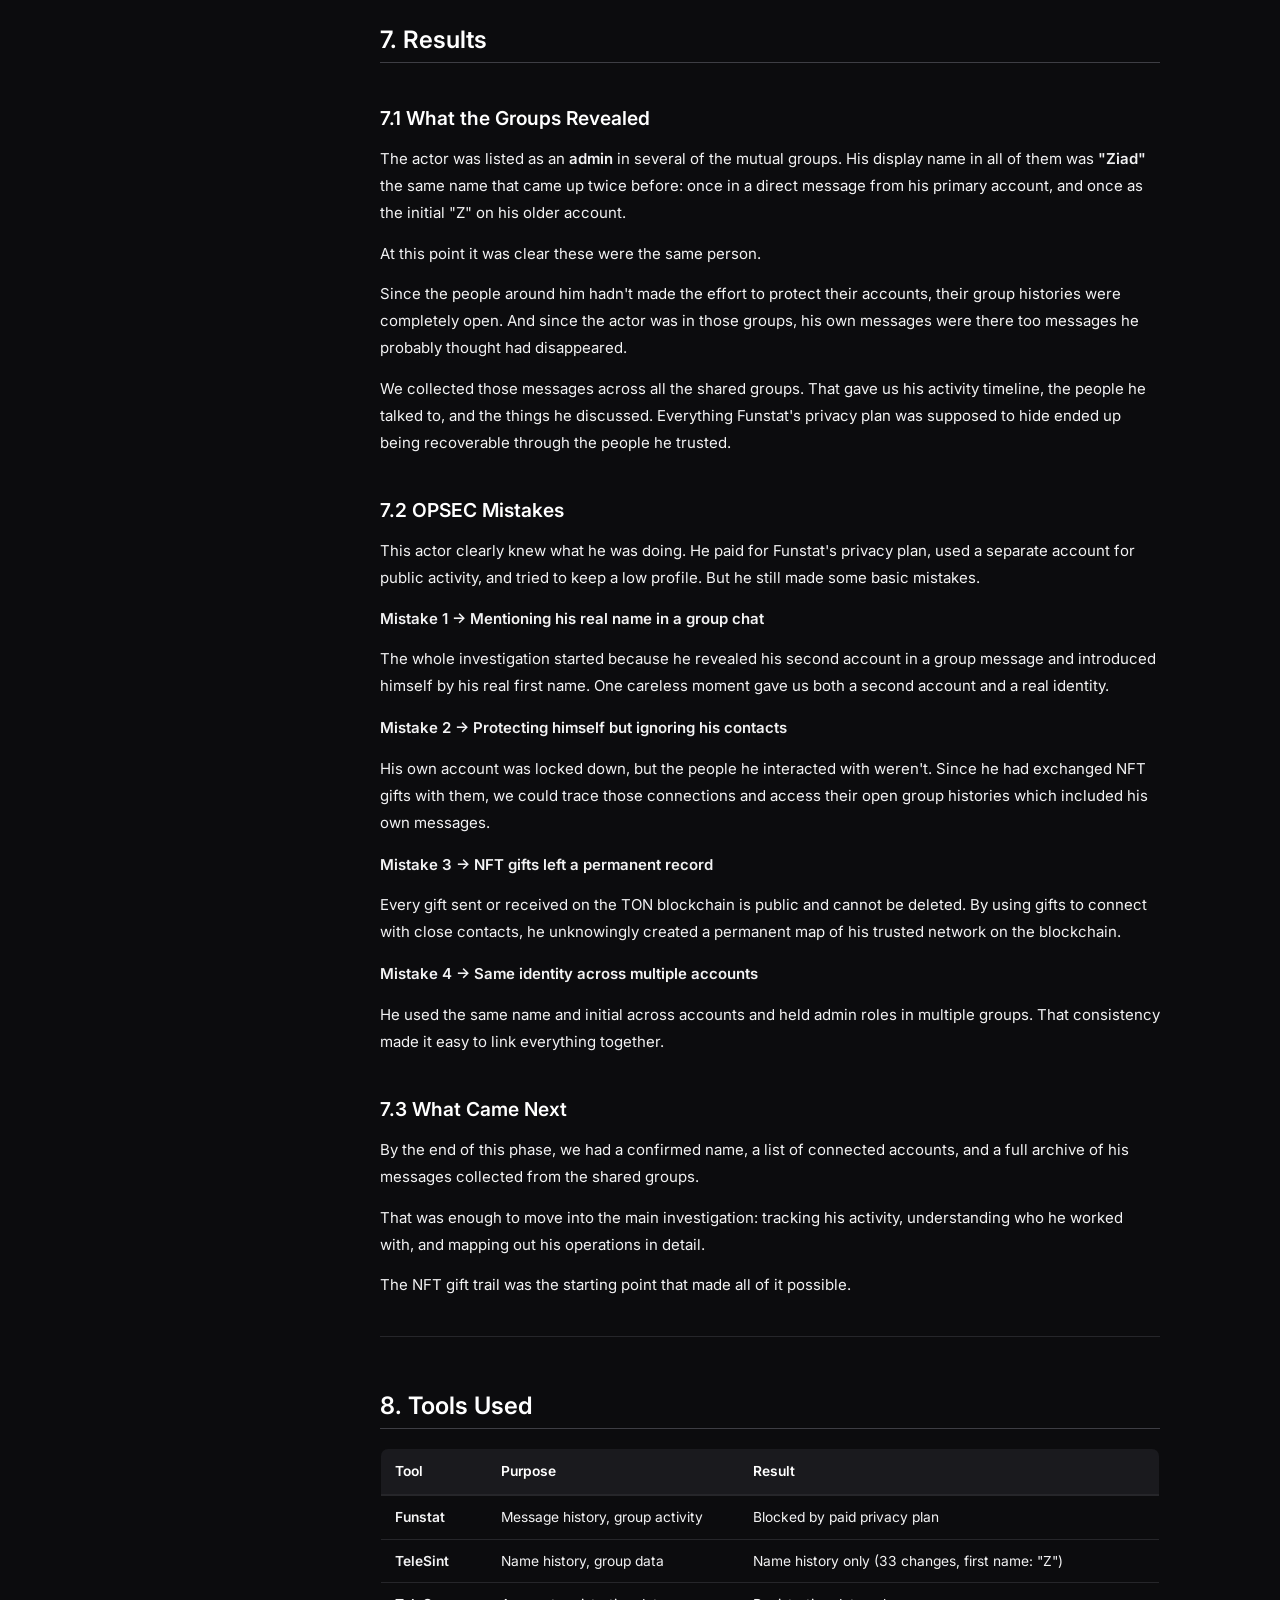
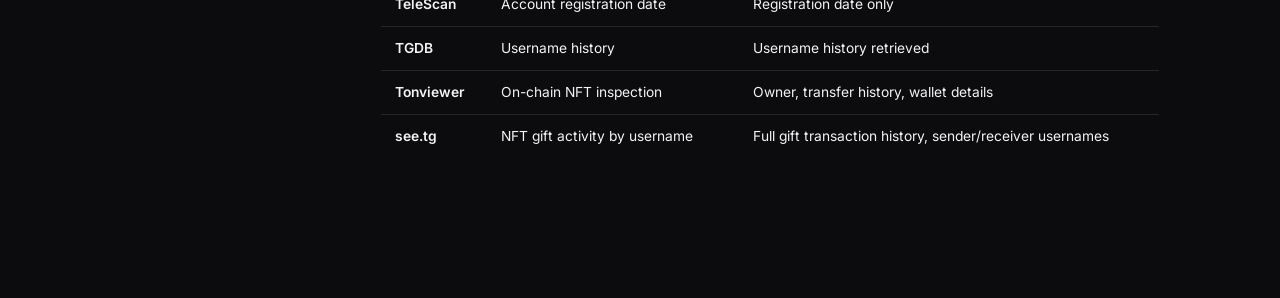
<file: tracing-a-threat-actor-through-telegrams-blockchain-gifts.html>
<!DOCTYPE html>
<html lang="en">
<head>
<meta charset="utf-8">
<meta name="viewport" content="width=device-width, initial-scale=1">
<title>Tracing a Threat Actor Through Telegram's Blockchain Gifts.</title>
<link rel="preconnect" href="https://fonts.googleapis.com">
<link href="https://fonts.googleapis.com/css2?family=Inter:wght@300;400;500;600;700&family=JetBrains+Mono:wght@400;500&display=swap" rel="stylesheet">
<style>
/* ── Reset & Root ──────────────────────────────────────────────────────────── */
*, *::before, *::after { box-sizing: border-box; margin: 0; padding: 0; }

:root {
  --bg:          #0c0c0e;
  --bg-2:        #09090b;
  --surface:     #141417;
  --surface-2:   #1a1a1e;
  --border:      #26262a;
  --border-2:    #3e3e44;
  --text:        #f3f3f4;
  --text-muted:  #8b8b93;
  --text-dim:    #52525b;
  --accent:      #ffffff;
  --accent-2:    #a1a1aa;
  --green:       #a6da95;
  --red:         #ed8796;
  --yellow:      #eed49f;
  --purple:      #c6a0f6;
  --teal:        #8bd5ca;
  --pink:        #f5bde6;
  --orange:      #f5a97f;
  --code-bg:     #09090b;
  --scrollbar:   #26262a;
  --heading:     #ffffff;
  --link:        #e4e4e7;
}

html { scroll-behavior: smooth; }

body {
  background: var(--bg);
  color: var(--text);
  font-family: 'Inter', -apple-system, BlinkMacSystemFont, 'Segoe UI', sans-serif;
  font-size: 15px;
  line-height: 1.8;
  min-height: 100vh;
}

/* ── Layout ────────────────────────────────────────────────────────────────── */
.obsidian-layout {
  display: flex;
  min-height: 100vh;
}

.sidebar {
  width: 260px;
  min-width: 260px;
  background: var(--bg-2);
  border-right: 1px solid var(--border);
  padding: 20px 0;
  position: sticky;
  top: 0;
  height: 100vh;
  overflow-y: auto;
  flex-shrink: 0;
}

.sidebar-header {
  padding: 0 16px 16px;
  border-bottom: 1px solid var(--border);
  margin-bottom: 12px;
}

.sidebar-brand {
  display: flex;
  align-items: center;
  gap: 10px;
  font-weight: 700;
  font-size: 15px;
  color: var(--heading);
  letter-spacing: 1px;
  text-transform: uppercase;
  background: linear-gradient(90deg, #d4d4d8, #ffffff);
  -webkit-background-clip: text;
  -webkit-text-fill-color: transparent;
  transition: all 0.3s ease;
  cursor: pointer;
}

.sidebar-brand:hover {
  filter: drop-shadow(0 0 8px rgba(255,255,255,0.2));
  transform: scale(1.02);
}

.sidebar-brand svg {
  opacity: 0.9;
  filter: drop-shadow(0 0 5px rgba(124,58,237,0.5));
}

.toc-title {
  font-size: 11px;
  font-weight: 600;
  color: var(--text-dim);
  text-transform: uppercase;
  letter-spacing: 1px;
  padding: 0 16px 8px;
}

.toc-list {
  list-style: none;
  padding: 0;
}

.toc-item {
  padding: 0;
}

.toc-link {
  display: block;
  padding: 5px 16px;
  color: var(--text-muted);
  text-decoration: none;
  font-size: 13px;
  transition: all 0.15s ease;
  border-left: 2px solid transparent;
  line-height: 1.4;
}

.toc-link:hover {
  color: var(--text);
  background: rgba(255,255,255,0.05);
  border-left-color: var(--accent);
}

.toc-link.active {
  color: var(--accent);
  border-left-color: var(--accent);
  background: rgba(138,173,244,0.08);
}

.toc-h1 { padding-left: 16px; font-weight: 500; }
.toc-h2 { padding-left: 28px; }
.toc-h3 { padding-left: 40px; font-size: 12px; }

/* ── Main Content ──────────────────────────────────────────────────────────── */
.main-area {
  flex: 1;
  min-width: 0;
  display: flex;
  justify-content: center;
  padding: 0 24px;
}

.content-wrapper {
  width: 100%;
  max-width: 780px;
  padding: 60px 0 120px;
}

/* ── Tab bar (Obsidian feel) ───────────────────────────────────────────────── */
.tab-bar {
  display: flex;
  align-items: flex-end;
  background: rgba(24, 24, 37, 0.6);
  backdrop-filter: blur(12px);
  -webkit-backdrop-filter: blur(12px);
  border-bottom: 1px solid rgba(255, 255, 255, 0.05);
  padding: 0 20px;
  height: 54px;
  gap: 8px;
  position: sticky;
  top: 0;
  z-index: 100;
}

.tab {
  display: flex;
  align-items: center;
  gap: 10px;
  padding: 10px 16px;
  background: var(--surface);
  border-radius: 10px 10px 0 0;
  font-size: 13.5px;
  font-weight: 500;
  color: var(--text);
  border: 1px solid rgba(255, 255, 255, 0.05);
  border-bottom: none;
  border-top: 2px solid var(--accent); /* Active tab highlight */
  max-width: 800px;
  overflow: hidden;
  white-space: nowrap;
  text-overflow: ellipsis;
  box-shadow: 0 -4px 12px rgba(0, 0, 0, 0.15);
  transition: all 0.2s ease;
}

.tab:hover {
  background: rgba(255, 255, 255, 0.06);
  border-color: rgba(255, 255, 255, 0.1);
}

.tab-icon {
  display: flex;
  align-items: center;
  justify-content: center;
  opacity: 0.7;
  color: var(--accent);
}

.tab-close {
  display: flex;
  align-items: center;
  justify-content: center;
  opacity: 0.4;
  margin-left: 8px;
  border-radius: 4px;
  padding: 2px;
  transition: all 0.2s ease;
  cursor: pointer;
}

.tab-close:hover {
  opacity: 1;
  background: rgba(255, 255, 255, 0.1);
}

/* ── Typography ────────────────────────────────────────────────────────────── */
h1, h2, h3, h4, h5, h6 {
  color: var(--heading);
  font-weight: 600;
  line-height: 1.35;
  margin-top: 2.2em;
  margin-bottom: 0.6em;
  position: relative;
}

h1 { font-size: 2rem; border-bottom: 1px solid var(--border); padding-bottom: 0.5rem; margin-top: 0; }

.content-wrapper > h1:first-of-type {
  font-size: 2.8rem;
  font-weight: 800;
  letter-spacing: -0.8px;
  line-height: 1.2;
  margin-bottom: 1.2rem;
  border-bottom: none;
  background: linear-gradient(135deg, #ffffff 0%, #a1a1aa 100%);
  -webkit-background-clip: text;
  -webkit-text-fill-color: transparent;
  filter: drop-shadow(0 4px 12px rgba(255, 255, 255, 0.05));
}
h2 { font-size: 1.5rem; border-bottom: 1px solid var(--border-2); padding-bottom: 0.35rem; }
h3 { font-size: 1.2rem; }
h4 { font-size: 1.05rem; }
h5 { font-size: 0.95rem; }
h6 { font-size: 0.9rem; color: var(--text-muted); }

h1 .heading-anchor, h2 .heading-anchor, h3 .heading-anchor,
h4 .heading-anchor, h5 .heading-anchor, h6 .heading-anchor {
  opacity: 0;
  font-size: 0.7em;
  color: var(--accent);
  text-decoration: none;
  margin-left: 0.5em;
  transition: opacity 0.2s;
}

h1:hover .heading-anchor, h2:hover .heading-anchor, h3:hover .heading-anchor,
h4:hover .heading-anchor, h5:hover .heading-anchor, h6:hover .heading-anchor {
  opacity: 1;
}

p {
  margin: 0.9em 0;
}

strong { color: var(--text); font-weight: 600; }
em { color: var(--text); font-style: italic; }
del { color: var(--text-muted); text-decoration: line-through; }

/* Obsidian highlight ==text== */
mark {
  background: rgba(255, 214, 0, 0.25);
  color: var(--yellow);
  border-radius: 3px;
  padding: 0 3px;
}

/* ── Links ─────────────────────────────────────────────────────────────────── */
a {
  color: var(--link);
  text-decoration: none;
  border-bottom: 1px solid transparent;
  transition: border-color 0.15s, color 0.15s;
}

a:hover {
  color: var(--accent-2);
  border-bottom-color: var(--accent-2);
}

.wikilink {
  color: var(--text);
  background: rgba(255,255,255,0.08);
  padding: 1px 5px;
  border-radius: 4px;
  font-size: 0.92em;
}

/* ── Code ──────────────────────────────────────────────────────────────────── */
code {
  font-family: 'JetBrains Mono', 'Fira Code', 'Cascadia Code', Consolas, monospace;
  font-size: 0.84em;
  background: var(--code-bg);
  color: var(--pink);
  padding: 2px 6px;
  border-radius: 4px;
  border: 1px solid var(--border);
  font-variant-ligatures: none;
}

pre {
  background: var(--code-bg);
  border: 1px solid var(--border);
  border-radius: 10px;
  padding: 20px 22px;
  overflow-x: auto;
  margin: 1.4em 0;
  position: relative;
}

pre code {
  background: none;
  border: none;
  padding: 0;
  color: var(--text);
  font-size: 0.88em;
  line-height: 1.7;
}

.code-lang-label {
  position: absolute;
  top: 10px;
  right: 14px;
  font-size: 11px;
  color: var(--text-dim);
  font-family: 'JetBrains Mono', monospace;
  text-transform: uppercase;
  letter-spacing: 0.5px;
}

/* Syntax highlighting colours */
.kw  { color: #c6a0f6; font-weight: 500; }
.str { color: #a6da95; }
.num { color: #f5a97f; }
.cmt { color: #6e738d; font-style: italic; }
.fn  { color: #8aadf4; }
.cls { color: #eed49f; }
.op  { color: #8bd5ca; }
.key { color: #ed8796; }
.val { color: #f5bde6; }

/* ── Horizontal Rule ───────────────────────────────────────────────────────── */
hr {
  border: none;
  border-top: 1px solid var(--border);
  margin: 2.5em 0;
}

/* ── Blockquote (plain, non-callout) ────────────────────────────────────────── */
blockquote {
  border-left: 3px solid var(--border-2);
  margin: 1.2em 0;
  padding: 10px 20px;
  color: var(--text-muted);
  font-style: italic;
}

blockquote p { margin: 0.3em 0; }

/* ── Callouts ──────────────────────────────────────────────────────────────── */
.callout {
  border-radius: 10px;
  border: 1px solid;
  margin: 1.4em 0;
  overflow: hidden;
  transition: box-shadow 0.2s;
}

.callout:hover {
  box-shadow: 0 4px 20px rgba(0,0,0,0.3);
}

.callout-header {
  display: flex;
  align-items: center;
  gap: 10px;
  padding: 11px 16px;
  font-weight: 600;
  font-size: 0.92rem;
  cursor: default;
  user-select: none;
}

.callout-header.foldable {
  cursor: pointer;
}

.callout-icon {
  font-size: 1rem;
  line-height: 1;
  flex-shrink: 0;
}

.callout-title {
  flex: 1;
}

.callout-fold {
  margin-left: auto;
  font-size: 12px;
  opacity: 0.6;
  transition: transform 0.2s;
  flex-shrink: 0;
}

.callout.collapsed .callout-fold {
  transform: rotate(-90deg);
}

.callout-body {
  padding: 14px 16px 14px 20px;
  border-top: 1px solid;
  font-size: 0.93rem;
  line-height: 1.75;
}

.callout.collapsed .callout-body {
  display: none;
}

.callout-body p { margin: 0.4em 0; }
.callout-body p:first-child { margin-top: 0; }
.callout-body p:last-child { margin-bottom: 0; }

.callout-body ul, .callout-body ol {
  padding-left: 20px;
  margin: 0.4em 0;
}

.callout-body img {
  margin: 10px 0;
}

/* ── Images ────────────────────────────────────────────────────────────────── */
img {
  max-width: 100%;
  border-radius: 8px;
  display: block;
  margin: 1em auto;
  border: 1px solid var(--border);
  box-shadow: 0 4px 16px rgba(0,0,0,0.4);
  transition: transform 0.2s, box-shadow 0.2s;
}

img:hover {
  transform: scale(1.01);
  box-shadow: 0 8px 32px rgba(0,0,0,0.5);
}

.img-missing {
  display: flex;
  align-items: center;
  justify-content: center;
  background: var(--surface);
  border: 2px dashed var(--border-2);
  border-radius: 8px;
  padding: 20px;
  color: var(--text-dim);
  font-size: 0.85em;
  margin: 1em 0;
  gap: 8px;
}

/* ── Tables ────────────────────────────────────────────────────────────────── */
table {
  width: 100%;
  border-collapse: collapse;
  margin: 1.4em 0;
  font-size: 0.92em;
  border-radius: 8px;
  overflow: hidden;
  border: 1px solid var(--border);
}

thead tr {
  background: var(--surface-2);
}

th {
  padding: 10px 14px;
  text-align: left;
  font-weight: 600;
  color: var(--heading);
  border-bottom: 2px solid var(--border);
}

td {
  padding: 9px 14px;
  border-bottom: 1px solid var(--border);
  color: var(--text);
}

tbody tr:hover {
  background: rgba(255,255,255,0.03);
}

tbody tr:last-child td {
  border-bottom: none;
}

/* ── Lists ─────────────────────────────────────────────────────────────────── */
ul, ol {
  padding-left: 28px;
  margin: 0.7em 0;
}

li {
  margin: 0.3em 0;
  line-height: 1.7;
}

li::marker {
  color: var(--text-muted);
}

/* Task lists */
.task-list { list-style: none; padding-left: 4px; }
.task-item { display: flex; align-items: flex-start; gap: 8px; margin: 0.35em 0; }
.task-checkbox {
  width: 16px; height: 16px; margin-top: 3px;
  accent-color: var(--accent);
  cursor: default;
  flex-shrink: 0;
}

/* ── Tags ──────────────────────────────────────────────────────────────────── */
.tag {
  display: inline-block;
  background: rgba(138,173,244,0.12);
  color: var(--accent);
  padding: 1px 8px;
  border-radius: 12px;
  font-size: 0.82em;
  font-weight: 500;
  letter-spacing: 0.2px;
}

/* ── Scrollbar ─────────────────────────────────────────────────────────────── */
::-webkit-scrollbar { width: 8px; height: 8px; }
::-webkit-scrollbar-track { background: transparent; }
::-webkit-scrollbar-thumb { background: var(--scrollbar); border-radius: 6px; }
::-webkit-scrollbar-thumb:hover { background: var(--border-2); }

/* ── Responsive ────────────────────────────────────────────────────────────── */
@media (max-width: 900px) {
  .sidebar { display: none; }
  .main-area { padding: 0 16px; }
}

@media print {
  .sidebar, .tab-bar { display: none; }
  body { background: white; color: black; }
  .content-wrapper { padding: 20px; max-width: 100%; }
}
</style>
</head>
<body>



<div class="obsidian-layout">

  <!-- Sidebar / TOC -->
  <nav class="sidebar" id="sidebar">
    <div class="sidebar-header">
      <div class="sidebar-brand">
        <svg width="24" height="24" viewBox="0 0 24 24" fill="none" xmlns="http://www.w3.org/2000/svg">
          <defs>
            <linearGradient id="metallic" x1="0%" y1="0%" x2="100%" y2="100%">
              <stop offset="0%" stop-color="#ffffff"/>
              <stop offset="50%" stop-color="#a1a1aa"/>
              <stop offset="100%" stop-color="#52525b"/>
            </linearGradient>
          </defs>
          <circle cx="10" cy="10" r="7" stroke="url(#metallic)" stroke-width="2" />
          <path d="M15 15 L21 21" stroke="url(#metallic)" stroke-width="2.5" stroke-linecap="round"/>
          <path d="M10 6 L10 10 L14 10" stroke="#a1a1aa" stroke-width="1.5" stroke-linejoin="round" fill="none" />
          <circle cx="10" cy="6" r="1.5" fill="#ffffff" />
          <circle cx="14" cy="10" r="1.5" fill="#ffffff" />
        </svg>
        Argn0x
      </div>
    </div>
    <div class="toc-title">Table of Contents</div>
    <ul class="toc-list" id="toc-list">
      <li class="toc-item"><a href="#tracing-a-threat-actor-through-telegrams-blockchain-gifts" class="toc-link toc-h1">Tracing a Threat Actor Through Telegram's Blockchain Gifts</a></li>
      <li class="toc-item"><a href="#1-overview" class="toc-link toc-h2">1. Overview</a></li>
      <li class="toc-item"><a href="#2-tracking-the-second-account" class="toc-link toc-h2">2. Tracking the Second Account</a></li>
      <li class="toc-item"><a href="#21-funstat" class="toc-link toc-h3">2.1 Funstat</a></li>
      <li class="toc-item"><a href="#22-telesint" class="toc-link toc-h3">2.2 TeleSint</a></li>
      <li class="toc-item"><a href="#23-telescan" class="toc-link toc-h3">2.3 TeleScan</a></li>
      <li class="toc-item"><a href="#24-tgdb" class="toc-link toc-h3">2.4 TGDB</a></li>
      <li class="toc-item"><a href="#3-the-technique-nft-gift-tracing-as-an-osint-pivot" class="toc-link toc-h2">3. The Technique: NFT Gift Tracing as an OSINT Pivot</a></li>
      <li class="toc-item"><a href="#4-pivoting-to-nft-gifts" class="toc-link toc-h2">4. Pivoting to NFT Gifts</a></li>
      <li class="toc-item"><a href="#41-how-telegram-nft-gifts-work" class="toc-link toc-h3">4.1 How Telegram NFT Gifts Work</a></li>
      <li class="toc-item"><a href="#5-tracing-the-nfts-on-the-blockchain" class="toc-link toc-h2">5. Tracing the NFTs on the Blockchain</a></li>
      <li class="toc-item"><a href="#51-tonviewer" class="toc-link toc-h3">5.1 Tonviewer</a></li>
      <li class="toc-item"><a href="#52-seetg" class="toc-link toc-h3">5.2 see.tg</a></li>
      <li class="toc-item"><a href="#6-mapping-the-actors-network-through-gift-exchanges" class="toc-link toc-h2">6. Mapping the Actor's Network Through Gift Exchanges</a></li>
      <li class="toc-item"><a href="#7-results" class="toc-link toc-h2">7. Results</a></li>
      <li class="toc-item"><a href="#71-what-the-groups-revealed" class="toc-link toc-h3">7.1 What the Groups Revealed</a></li>
      <li class="toc-item"><a href="#72-opsec-mistakes" class="toc-link toc-h3">7.2 OPSEC Mistakes</a></li>
      <li class="toc-item"><a href="#73-what-came-next" class="toc-link toc-h3">7.3 What Came Next</a></li>
      <li class="toc-item"><a href="#8-tools-used" class="toc-link toc-h2">8. Tools Used</a></li>

    </ul>
  </nav>

  <!-- Main content -->
  <div class="main-area">
    <div class="content-wrapper" id="content">
<h1 id="tracing-a-threat-actor-through-telegrams-blockchain-gifts">Tracing a Threat Actor Through Telegram's Blockchain Gifts<a href="#tracing-a-threat-actor-through-telegrams-blockchain-gifts" class="heading-anchor">🔗</a></h1>
<h2 id="1-overview">1. Overview<a href="#1-overview" class="heading-anchor">🔗</a></h2>
<p>While tracking a Telegram account belonging to a threat actor, the account was found to be active in several private groups where the actor was advertising unauthorized access to government systems.</p>
<p>While going through the actor's old messages, something interesting appeared that gave a new lead. In one message, the actor asked:</p>
<blockquote>
  <p>"Who kicked my other account?" "@████"</p>
</blockquote>
<img src="tracing-a-threat-actor-through-telegrams-blockchain-gifts/photos/117ba536-0d3d-441b-8046-cfa2c7b7a40e.png" alt="117ba536-0d3d-441b-8046-cfa2c7b7a40e.png" loading="lazy">
<p>Then he shared the username of that account. A few moments later, he sent another message:</p>
<blockquote>
  <p>"I'm Ziad."</p>
</blockquote>
<img src="tracing-a-threat-actor-through-telegrams-blockchain-gifts/photos/Pasted image 20260714141713.png" alt="Pasted image 20260714141713.png" loading="lazy">
<p>At that point, it became clear that the threat actor was using more than one Telegram account. The second account also appeared more important. Instead of hiding behind a nickname like many threat actors do, the person behind it introduced himself as Ziad, a real first name.</p>
<hr>
<h2 id="2-tracking-the-second-account">2. Tracking the Second Account<a href="#2-tracking-the-second-account" class="heading-anchor">🔗</a></h2>
<p>After discovering the second account, it was investigated using the standard tools typically relied on during Telegram investigations: <strong>Funstat</strong>, <strong>TeleSint</strong>, <strong>TeleScan</strong>, and <strong>TGDB</strong>.</p>
<h3 id="21-funstat">2.1 Funstat<a href="#21-funstat" class="heading-anchor">🔗</a></h3>
<p>The first thing that caught the eye was the account's activity timeline. It had been active since 2024, while the primary account used to advertise unauthorized access to government systems was only created near the end of 2025.</p>
<p>That was the first clear indication that this wasn't just a secondary account it was most likely the actor's <strong>original Telegram account</strong>.</p>
<p>However, no messages could be retrieved. The actor had subscribed to <strong>Funstat's Hide Data</strong> feature, which prevents message history from being accessed through the Bot. This told something important on its own: the actor was aware of how Funstat works and had taken steps to protect himself.</p>
<img src="tracing-a-threat-actor-through-telegrams-blockchain-gifts/photos/Pasted image 20260714115713.png" alt="Pasted image 20260714115713.png" loading="lazy" width="296">
<p>Funstat currently offers two privacy plans:</p>
<ol>
  <li><strong>Ninja</strong> -> Hides groups, channels, messages, and analysis.</li>
  <li><strong>Shadow</strong> -> Hides everything except basic statistics, rankings, and gifts.</li>
</ol>
<p>Both plans include one notable feature: whenever someone searches for a protected profile and clicks on a hidden section, the account owner receives a notification:</p>
<blockquote>
  <p>"ID \<em>\</em>\*12######7 was interested in you."</p>
</blockquote>
<img src="tracing-a-threat-actor-through-telegrams-blockchain-gifts/photos/Pasted image 20260714120001.png" alt="Pasted image 20260714120001.png" loading="lazy" width="235">
<p>The bot then encourages the account owner to pay again to reveal more information about the person who searched for them.</p>
<p><strong>OPSEC Note:</strong> Never use your personal Telegram account during investigations like this. If your target is using Funstat's protection, clicking on a hidden section will notify them that someone is looking. Always use a fresh or throwaway account when interacting with services like Funstat.</p>
<h3 id="22-telesint">2.2 TeleSint<a href="#22-telesint" class="heading-anchor">🔗</a></h3>
<p>Since Funstat didn't give me much to work with, I decided to move on to TeleSint.</p>
<p>TeleSint returned the account's <strong>name history</strong>, showing the display name had been changed 33 times over the years.</p>
<img src="tracing-a-threat-actor-through-telegrams-blockchain-gifts/photos/Pasted image 20260715024440.png" alt="Pasted image 20260715024440.png" loading="lazy" width="236">
<p>What mattered was not the number of changes, but what the <strong>very first display name</strong> had been.</p>
<p>The earliest recorded name on the account was simply <strong>"Z"</strong>.</p>
<p>Considering the actor had already introduced himself as <strong>"Ziad"</strong> from his other account, this was another small but consistent detail supporting the link between the two accounts. TeleSint could not provide message history or group data, so the investigation moved on.</p>
<h3 id="23-telescan">2.3 TeleScan<a href="#23-telescan" class="heading-anchor">🔗</a></h3>
<p>TeleScan returned only an estimated <strong>registration date</strong> for the account, which was already known. No messages, groups, or additional details were retrievable.</p>
<img src="tracing-a-threat-actor-through-telegrams-blockchain-gifts/photos/Pasted image 20260714121641.png" alt="Pasted image 20260714121641.png" loading="lazy" width="316">
<h3 id="24-tgdb">2.4 TGDB<a href="#24-tgdb" class="heading-anchor">🔗</a></h3>
<p>Unlike the previous tools, TGDB provided one additional data point: the account's <strong>username history</strong>.</p>
<img src="tracing-a-threat-actor-through-telegrams-blockchain-gifts/photos/Pasted image 20260714122047.png" alt="Pasted image 20260714122047.png" loading="lazy" width="278">
<hr>
<h2 id="3-the-technique-nft-gift-tracing-as-an-osint-pivot">3. The Technique: NFT Gift Tracing as an OSINT Pivot<a href="#3-the-technique-nft-gift-tracing-as-an-osint-pivot" class="heading-anchor">🔗</a></h2>
<p>When a target actively protects their Telegram account by hiding their messages, deleting their history, and using privacy bots, the usual investigation tools hit a wall. But there's one thing they can't control: the blockchain.</p>
<p>Every Telegram NFT Gift is minted on the <strong>TON blockchain</strong>. That means every transfer, every sender, every receiver is recorded permanently in a public ledger. No privacy plan covers it. No deletion reaches it. The target can disappear from every OSINT bot and still leave a visible trail on-chain through every gift they've ever sent or received.</p>
<p>This is what makes the technique work. Instead of trying to reach the target directly, you reach them through the network they unknowingly built around themselves.</p>
<hr>
<div style="margin-bottom: 1em;">
  <strong>Step 1: Confirm the target owns NFT Gifts</strong>
  <p>Check their profile. If gifts are present, an on-chain record exists. That's your entry point.</p>
</div>
<div style="margin-bottom: 1em;">
  <strong>Step 2: Map their gift exchange network</strong>
  <p>Pull the full transaction history and identify who they've exchanged gifts with. Focus on the accounts with the highest frequency, those are the ones most likely to be real contacts.</p>
</div>
<div style="margin-bottom: 1em;">
  <strong>Step 3: Pivot to the network</strong>
  <p>Run OSINT on those accounts. You're not targeting them, you're looking for <strong>groups they share with the target</strong>. If even one of those contacts left their history unprotected, the target's messages in those shared groups become fully accessible.</p>
</div>
<div style="margin-bottom: 1em;">
  <strong>Key Insight</strong>
  <p>The actor protects himself. He doesn't protect the people around him. That gap is where the investigation continues.</p>
</div>
<hr>
<h2 id="4-pivoting-to-nft-gifts">4. Pivoting to NFT Gifts<a href="#4-pivoting-to-nft-gifts" class="heading-anchor">🔗</a></h2>
<p>At this point, the standard Telegram OSINT toolset had been exhausted without delivering important results. A different approach was needed.</p>
<p>While reviewing the account profile, it was noticed that the account owned several <strong>Telegram NFT Gifts</strong>. That small detail ended up opening a completely new path in the investigation.</p>
<img src="tracing-a-threat-actor-through-telegrams-blockchain-gifts/photos/NFT.png" alt="NFT.png" loading="lazy" width="258">
<h3 id="41-how-telegram-nft-gifts-work">4.1 How Telegram NFT Gifts Work<a href="#41-how-telegram-nft-gifts-work" class="heading-anchor">🔗</a></h3>
<p>When a regular Telegram Gift is upgraded to an NFT, it is minted on the <strong>TON blockchain</strong>. From that moment, the gift is no longer just a decorative element on a Telegram profile. It becomes a blockchain asset with a public transaction history that stays forever.</p>
<p>This difference is critical from an OSINT point of view. Unlike Telegram messages, which can be deleted or hidden behind paid privacy plans, <strong>blockchain records cannot be modified or removed</strong>. Every transfer, every owner, and every transaction timestamp is permanently recorded and accessible to anyone.</p>
<p>This meant the investigation no longer had to depend on Telegram OSINT tools. Instead, the trail could be followed on-chain, where the actor had no ability to erase his footprints.</p>
<hr>
<h2 id="5-tracing-the-nfts-on-the-blockchain">5. Tracing the NFTs on the Blockchain<a href="#5-tracing-the-nfts-on-the-blockchain" class="heading-anchor">🔗</a></h2>
<h3 id="51-tonviewer">5.1 Tonviewer<a href="#51-tonviewer" class="heading-anchor">🔗</a></h3>
<p>The first tool used was <strong>Tonviewer</strong>, a TON blockchain explorer that allows inspection of NFT assets including the current owner, the full transfer history, minting details, and the wallet currently holding the asset. Since all of this data is stored on the blockchain, it is publicly accessible and cannot be removed.</p>
<img src="tracing-a-threat-actor-through-telegrams-blockchain-gifts/photos/Pasted image 20260714124135.png" alt="Pasted image 20260714124135.png" loading="lazy" width="601">
<h3 id="52-seetg">5.2 see.tg<a href="#52-seetg" class="heading-anchor">🔗</a></h3>
<p>A more practical tool for this specific investigation was <strong>see.tg</strong>. It supports searching directly by Telegram username or user ID and presents the account's full NFT activity in a readable format, including gifts that are no longer visible on the user's public profile.</p>
<img src="tracing-a-threat-actor-through-telegrams-blockchain-gifts/photos/Pasted image 20260714124903.png" alt="Pasted image 20260714124903.png" loading="lazy" width="262">
<p>Using see.tg, every NFT Gift the account had ever received or sent was collected and mapped. All Telegram usernames involved in those transactions were recorded, then analyzed to determine which accounts had the most frequent interactions with the target.</p>
<p>Accounts with the highest number of gift exchanges likely shared an actual relationship with the threat actor, whether as friends or trusted contacts.</p>
<hr>
<h2 id="6-mapping-the-actors-network-through-gift-exchanges">6. Mapping the Actor's Network Through Gift Exchanges<a href="#6-mapping-the-actors-network-through-gift-exchanges" class="heading-anchor">🔗</a></h2>
<p>After mapping all accounts that had exchanged NFT Gifts with the target, a new cluster of connected accounts emerged.</p>
<img src="tracing-a-threat-actor-through-telegrams-blockchain-gifts/photos/Pasted image 20260714125817.png" alt="Pasted image 20260714125817.png" loading="lazy" width="263">
<p>Rather than continuing to focus on the threat actor's own account directly, the investigation shifted to the <strong>people around him</strong>.</p>
<p>The reasoning was simple. Even if the threat actor had successfully hidden his own Telegram activity using paid privacy tools, the people he interacted with might not have taken the same precautions. They were the weak link in his operational security.</p>
<p>Each account from the gift exchange map was searched using <strong>Funstat</strong> and the other Telegram OSINT tools. The goal at this stage was not to profile those accounts individually, but specifically to identify <strong>Telegram groups they shared with the threat actor</strong>.</p>
<p>If shared groups could be found, there was a good chance that messages posted by the threat actor, messages he believed were deleted or hidden, would still be accessible through the records of other group members.</p>
<p>One by one, each account was checked until several <strong>mutual groups</strong> were identified.</p>
<img src="tracing-a-threat-actor-through-telegrams-blockchain-gifts/photos/GROUP.png" alt="GROUP.png" loading="lazy">
<hr>
<h2 id="7-results">7. Results<a href="#7-results" class="heading-anchor">🔗</a></h2>
<h3 id="71-what-the-groups-revealed">7.1 What the Groups Revealed<a href="#71-what-the-groups-revealed" class="heading-anchor">🔗</a></h3>
<p>The actor was listed as an <strong>admin</strong> in several of the mutual groups. His display name in all of them was <strong>"Ziad"</strong> the same name that came up twice before: once in a direct message from his primary account, and once as the initial "Z" on his older account.</p>
<p>At this point it was clear these were the same person.</p>
<p>Since the people around him hadn't made the effort to protect their accounts, their group histories were completely open. And since the actor was in those groups, his own messages were there too  messages he probably thought had disappeared.</p>
<p>We collected those messages across all the shared groups. That gave us his activity timeline, the people he talked to, and the things he discussed. Everything Funstat's privacy plan was supposed to hide ended up being recoverable through the people he trusted.</p>
<h3 id="72-opsec-mistakes">7.2 OPSEC Mistakes<a href="#72-opsec-mistakes" class="heading-anchor">🔗</a></h3>
<p>This actor clearly knew what he was doing. He paid for Funstat's privacy plan, used a separate account for public activity, and tried to keep a low profile. But he still made some basic mistakes.</p>
<div style="margin-bottom: 1em;">
  <strong>Mistake 1 -> Mentioning his real name in a group chat</strong>
  <p>The whole investigation started because he revealed his second account in a group message and introduced himself by his real first name. One careless moment gave us both a second account and a real identity.</p>
</div>
<div style="margin-bottom: 1em;">
  <strong>Mistake 2 -> Protecting himself but ignoring his contacts</strong>
  <p>His own account was locked down, but the people he interacted with weren't. Since he had exchanged NFT gifts with them, we could trace those connections and access their open group histories  which included his own messages.</p>
</div>
<div style="margin-bottom: 1em;">
  <strong>Mistake 3 -> NFT gifts left a permanent record</strong>
  <p>Every gift sent or received on the TON blockchain is public and cannot be deleted. By using gifts to connect with close contacts, he unknowingly created a permanent map of his trusted network on the blockchain.</p>
</div>
<div style="margin-bottom: 1em;">
  <strong>Mistake 4 -> Same identity across multiple accounts</strong>
  <p>He used the same name and initial across accounts and held admin roles in multiple groups. That consistency made it easy to link everything together.</p>
</div>
<h3 id="73-what-came-next">7.3 What Came Next<a href="#73-what-came-next" class="heading-anchor">🔗</a></h3>
<p>By the end of this phase, we had a confirmed name, a list of connected accounts, and a full archive of his messages collected from the shared groups.</p>
<p>That was enough to move into the main investigation: tracking his activity, understanding who he worked with, and mapping out his operations in detail.</p>
<p>The NFT gift trail was the starting point that made all of it possible.</p>
<hr>
<h2 id="8-tools-used">8. Tools Used<a href="#8-tools-used" class="heading-anchor">🔗</a></h2>
<table>
<thead><tr><th>Tool</th><th>Purpose</th><th>Result</th></tr></thead>
<tbody>
<tr><td><strong>Funstat</strong></td><td>Message history, group activity</td><td>Blocked by paid privacy plan</td></tr>
<tr><td><strong>TeleSint</strong></td><td>Name history, group data</td><td>Name history only (33 changes, first name: "Z")</td></tr>
<tr><td><strong>TeleScan</strong></td><td>Account registration date</td><td>Registration date only</td></tr>
<tr><td><strong>TGDB</strong></td><td>Username history</td><td>Username history retrieved</td></tr>
<tr><td><strong>Tonviewer</strong></td><td>On-chain NFT inspection</td><td>Owner, transfer history, wallet details</td></tr>
<tr><td><strong>see.tg</strong></td><td>NFT gift activity by username</td><td>Full gift transaction history, sender/receiver usernames</td></tr>
</tbody></table>

    </div>
  </div>

</div>

<script>
// TOC active state on scroll
const tocLinks = document.querySelectorAll('.toc-link');
const headings = document.querySelectorAll('h1[id], h2[id], h3[id], h4[id], h5[id], h6[id]');

function updateActiveToc() {
  let current = '';
  headings.forEach(h => {
    if (window.scrollY >= h.offsetTop - 120) current = h.id;
  });
  tocLinks.forEach(l => {
    l.classList.toggle('active', l.getAttribute('href') === '#' + current);
  });
}

window.addEventListener('scroll', updateActiveToc, { passive: true });
updateActiveToc();

// Foldable callouts
document.querySelectorAll('.callout-header.foldable').forEach(header => {
  header.addEventListener('click', () => {
    header.closest('.callout').classList.toggle('collapsed');
  });
});

// Smooth TOC scroll
document.querySelectorAll('.toc-link, .wikilink').forEach(link => {
  link.addEventListener('click', e => {
    const href = link.getAttribute('href');
    if (href && href.startsWith('#')) {
      e.preventDefault();
      const id = href.substring(1);
      const target = document.getElementById(id);
      if (target) {
        const offset = 60;
        const top = target.getBoundingClientRect().top + window.scrollY - offset;
        window.scrollTo({ top, behavior: 'smooth' });
      }
    }
  });
});
</script>
</body>
</html>
</file>
<file: styles.css>
:root {
  --bg: #0c0c0e;
  --surface: #141417;
  --surface-2: #1a1a1e;
  --surface-glow: rgba(255, 255, 255, 0.03);
  --border: #26262a;
  --border-hover: #3e3e44;
  
  --text: #f3f3f4;
  --text-muted: #8b8b93;
  --accent: #ffffff;
  --accent-2: #a1a1aa;
  --neon-glow: 0 4px 14px rgba(255, 255, 255, 0.1);
}

* {
  margin: 0;
  padding: 0;
  box-sizing: border-box;
}

html {
  scroll-behavior: smooth;
}

body {
  background-color: var(--bg);
  color: var(--text);
  font-family: 'Inter', sans-serif;
  line-height: 1.6;
  overflow-x: hidden;
}

/* Ambient Background Elements */
.ambient-bg {
  position: fixed;
  top: 0;
  left: 0;
  width: 100vw;
  height: 100vh;
  z-index: -2;
  overflow: hidden;
  background: var(--bg);
}

.glow-orb {
  position: absolute;
  border-radius: 50%;
  filter: blur(120px);
  opacity: 0.4;
  animation: float 20s infinite ease-in-out alternate;
}

.orb-1 {
  width: 600px;
  height: 600px;
  background: rgba(161, 161, 170, 0.12);
  top: -100px;
  left: -200px;
}

.orb-2 {
  width: 500px;
  height: 500px;
  background: rgba(255, 255, 255, 0.06);
  bottom: -100px;
  right: -150px;
  animation-delay: -10s;
}

.bg-grid {
  position: fixed;
  top: 0;
  left: 0;
  width: 100vw;
  height: 100vh;
  z-index: -1;
  background-image: radial-gradient(rgba(255, 255, 255, 0.1) 1px, transparent 1px);
  background-size: 40px 40px;
  opacity: 0.6;
  mask-image: radial-gradient(circle at center, black 30%, transparent 90%);
  -webkit-mask-image: radial-gradient(circle at center, black 30%, transparent 90%);
  pointer-events: none;
}

@keyframes float {
  0% { transform: translate(0, 0) scale(1); }
  50% { transform: translate(3%, 5%) scale(1.05); }
  100% { transform: translate(-3%, -2%) scale(0.95); }
}



/* Typography */
h1, h2, h3, .logo-text {
  font-family: 'Outfit', sans-serif;
}

/* Nav */
.navbar {
  position: fixed;
  top: 0;
  width: 100%;
  padding: 1.5rem 0;
  background: rgba(12, 12, 14, 0.6);
  backdrop-filter: blur(16px);
  -webkit-backdrop-filter: blur(16px);
  border-bottom: 1px solid rgba(255, 255, 255, 0.05);
  z-index: 100;
}

.nav-container {
  max-width: 1200px;
  margin: 0 auto;
  display: flex;
  justify-content: space-between;
  align-items: center;
  padding: 0 2rem;
}

.logo .logo-text {
  font-size: 1.5rem;
  font-weight: 900;
  color: var(--text);
  position: relative;
  letter-spacing: 2px;
  text-transform: uppercase;
}

.nav-links {
  list-style: none;
  display: flex;
  gap: 2rem;
}

.nav-links a {
  color: var(--text-muted);
  text-decoration: none;
  font-weight: 600;
  font-size: 0.9rem;
  transition: color 0.3s ease;
}

.nav-links a:hover {
  color: var(--accent);
}

/* Hero */
.hero {
  min-height: 100vh;
  display: flex;
  align-items: center;
  justify-content: center;
  text-align: center;
  padding: 0 2rem;
  position: relative;
}

.hero-content {
  max-width: 800px;
  animation: fadeUp 1s cubic-bezier(0.16, 1, 0.3, 1) forwards;
}

.badge {
  display: inline-flex;
  align-items: center;
  padding: 0.5rem 1.25rem;
  background: rgba(255, 255, 255, 0.03);
  color: var(--accent-2);
  border: 1px solid rgba(255, 255, 255, 0.08);
  border-radius: 50px;
  font-family: 'JetBrains Mono', monospace;
  font-size: 0.8rem;
  margin-bottom: 2rem;
  letter-spacing: 2px;
  backdrop-filter: blur(8px);
  box-shadow: 0 4px 20px rgba(0, 0, 0, 0.2);
}

.hero-title {
  font-size: 6.5rem;
  line-height: 1.05;
  margin-bottom: 1.5rem;
  letter-spacing: -3px;
  font-weight: 800;
}

.gradient-text {
  background: linear-gradient(135deg, #ffffff, #a1a1aa);
  -webkit-background-clip: text;
  background-clip: text;
  -webkit-text-fill-color: transparent;
  display: inline-block;
  padding-bottom: 0.15em;
  margin-bottom: -0.15em;
}

.hero-subtitle {
  font-size: 1.5rem;
  color: var(--text);
  margin-bottom: 1.5rem;
  font-weight: 400;
}

.hero-description {
  color: var(--text-muted);
  font-size: 1.1rem;
  max-width: 600px;
  margin: 0 auto 3rem;
}

.hero-buttons {
  display: flex;
  gap: 1rem;
  justify-content: center;
}

/* Buttons */
.btn {
  padding: 0.8rem 2rem;
  border-radius: 8px;
  font-weight: 600;
  text-decoration: none;
  transition: all 0.3s ease;
  font-family: 'Inter', sans-serif;
  cursor: pointer;
  border: none;
  font-size: 1rem;
}

.btn-primary {
  background: var(--text);
  color: var(--bg);
  box-shadow: 0 8px 24px rgba(255, 255, 255, 0.15);
}

.btn-primary:hover {
  background: #ffffff;
  box-shadow: 0 12px 32px rgba(255, 255, 255, 0.25);
  transform: translateY(-2px);
}

.btn-secondary {
  background: rgba(255,255,255,0.05);
  color: var(--text);
  border: 1px solid var(--border);
}

.btn-secondary:hover {
  background: rgba(255,255,255,0.1);
  border-color: var(--text-muted);
}

.w-100 { width: 100%; }

/* Sections */
.section-container {
  max-width: 1200px;
  margin: 0 auto;
  padding: 6rem 2rem;
}

.section-title {
  font-size: 2.5rem;
  margin-bottom: 3rem;
  position: relative;
  display: inline-block;
}

.section-title::after {
  content: '';
  position: absolute;
  bottom: -10px;
  left: 0;
  width: 40%;
  height: 4px;
  background: var(--accent);
  border-radius: 2px;
}

/* Grid & Cards */
.grid {
  display: grid;
  grid-template-columns: repeat(auto-fit, minmax(350px, 1fr));
  gap: 2rem;
}

.card {
  position: relative;
  background: rgba(20, 20, 23, 0.6);
  border: 1px solid rgba(255, 255, 255, 0.05);
  border-radius: 20px;
  padding: 2.5rem;
  text-decoration: none;
  color: var(--text);
  transition: all 0.4s cubic-bezier(0.16, 1, 0.3, 1);
  overflow: hidden;
  backdrop-filter: blur(12px);
  -webkit-backdrop-filter: blur(12px);
  display: flex;
  flex-direction: column;
  box-shadow: 0 4px 24px rgba(0, 0, 0, 0.2), inset 0 1px 0 rgba(255, 255, 255, 0.1);
}

.card-glow {
  position: absolute;
  top: 0;
  left: 0;
  width: 100%;
  height: 100%;
  background: radial-gradient(circle at 50% 0%, rgba(255, 255, 255, 0.06), transparent 70%);
  opacity: 0;
  transition: opacity 0.4s;
  pointer-events: none;
}

.card:hover {
  transform: translateY(-5px);
  border-color: var(--border-hover);
  box-shadow: 0 10px 30px rgba(0,0,0,0.5);
}

.card:hover .card-glow {
  opacity: 1;
}

.card-tag {
  font-family: 'JetBrains Mono', monospace;
  font-size: 0.75rem;
  color: var(--accent-2);
  margin-bottom: 1rem;
  text-transform: uppercase;
  letter-spacing: 1px;
}

.card-title {
  font-size: 1.5rem;
  margin-bottom: 1rem;
  line-height: 1.3;
}

.card-desc {
  color: var(--text-muted);
  font-size: 0.95rem;
  margin-bottom: 2rem;
  flex-grow: 1;
}

.card-link {
  font-weight: 600;
  color: var(--accent);
  display: flex;
  align-items: center;
  gap: 0.5rem;
  font-size: 0.9rem;
  transition: gap 0.3s;
}

.card:hover .card-link {
  gap: 0.8rem;
}

/* About / Contact Grid */
.about-grid {
  display: grid;
  grid-template-columns: 1fr 1fr;
  gap: 3rem;
}

.glass-panel {
  background: rgba(30, 30, 46, 0.3);
  border: 1px solid var(--border);
  border-radius: 16px;
  padding: 3rem;
  backdrop-filter: blur(16px);
}

.about-text p {
  color: var(--text-muted);
  margin-bottom: 1.5rem;
  font-size: 1.1rem;
}

.stats {
  display: flex;
  gap: 2rem;
  margin-top: 3rem;
}

.stat-value {
  display: block;
  font-family: 'Outfit', sans-serif;
  font-size: 2.5rem;
  font-weight: 900;
  color: var(--accent);
  line-height: 1;
}

.stat-label {
  font-size: 0.8rem;
  color: var(--text-muted);
  text-transform: uppercase;
  letter-spacing: 1px;
}

/* Form */
.contact-card h3 {
  font-size: 1.8rem;
  margin-bottom: 0.5rem;
}

.contact-card p {
  color: var(--text-muted);
  margin-bottom: 2rem;
  font-size: 0.9rem;
}

.input-group {
  margin-bottom: 1.5rem;
}

.input-group label {
  display: block;
  margin-bottom: 0.5rem;
  font-size: 0.85rem;
  color: var(--text-muted);
  font-weight: 600;
}

.input-group input, .input-group textarea {
  width: 100%;
  padding: 1rem;
  background: rgba(17, 17, 24, 0.5);
  border: 1px solid var(--border);
  border-radius: 8px;
  color: var(--text);
  font-family: 'Inter', sans-serif;
  transition: all 0.3s;
}

.input-group input:focus, .input-group textarea:focus {
  outline: none;
  border-color: var(--accent);
  box-shadow: 0 0 0 2px rgba(203, 166, 247, 0.2);
}

/* Footer */
footer {
  border-top: 1px solid rgba(255, 255, 255, 0.05);
  padding: 3rem 2rem;
  text-align: center;
  background: transparent;
}

footer .logo {
  margin-bottom: 1rem;
}

footer p {
  color: var(--text-muted);
  font-size: 0.85rem;
  font-family: 'JetBrains Mono', monospace;
  margin-bottom: 1rem;
}

.social-links {
  display: flex;
  justify-content: center;
  gap: 1rem;
  margin-top: 1.5rem;
}

.social-links a {
  color: var(--text);
  background: rgba(255, 255, 255, 0.03);
  width: 45px;
  height: 45px;
  border-radius: 12px;
  display: flex;
  align-items: center;
  justify-content: center;
  transition: all 0.3s ease;
  border: 1px solid rgba(255, 255, 255, 0.05);
}

.social-links a svg {
  width: 20px;
  height: 20px;
}

.social-links a:hover {
  background: rgba(255, 255, 255, 0.1);
  transform: translateY(-3px);
  border-color: rgba(255, 255, 255, 0.15);
  box-shadow: 0 5px 15px rgba(0, 0, 0, 0.3);
}

/* Animations */
@keyframes fadeUp {
  from { opacity: 0; transform: translateY(30px); }
  to { opacity: 1; transform: translateY(0); }
}

/* Responsive */
@media (max-width: 900px) {
  .hero-title { font-size: 3.5rem; }
  .about-grid { grid-template-columns: 1fr; }
}

@media (max-width: 600px) {
  .nav-links { display: none; }
  .hero-title { font-size: 2.8rem; }
  .hero-buttons { flex-direction: column; }
  .grid { grid-template-columns: 1fr; }
  .glass-panel { padding: 2rem; }
}
</file>
